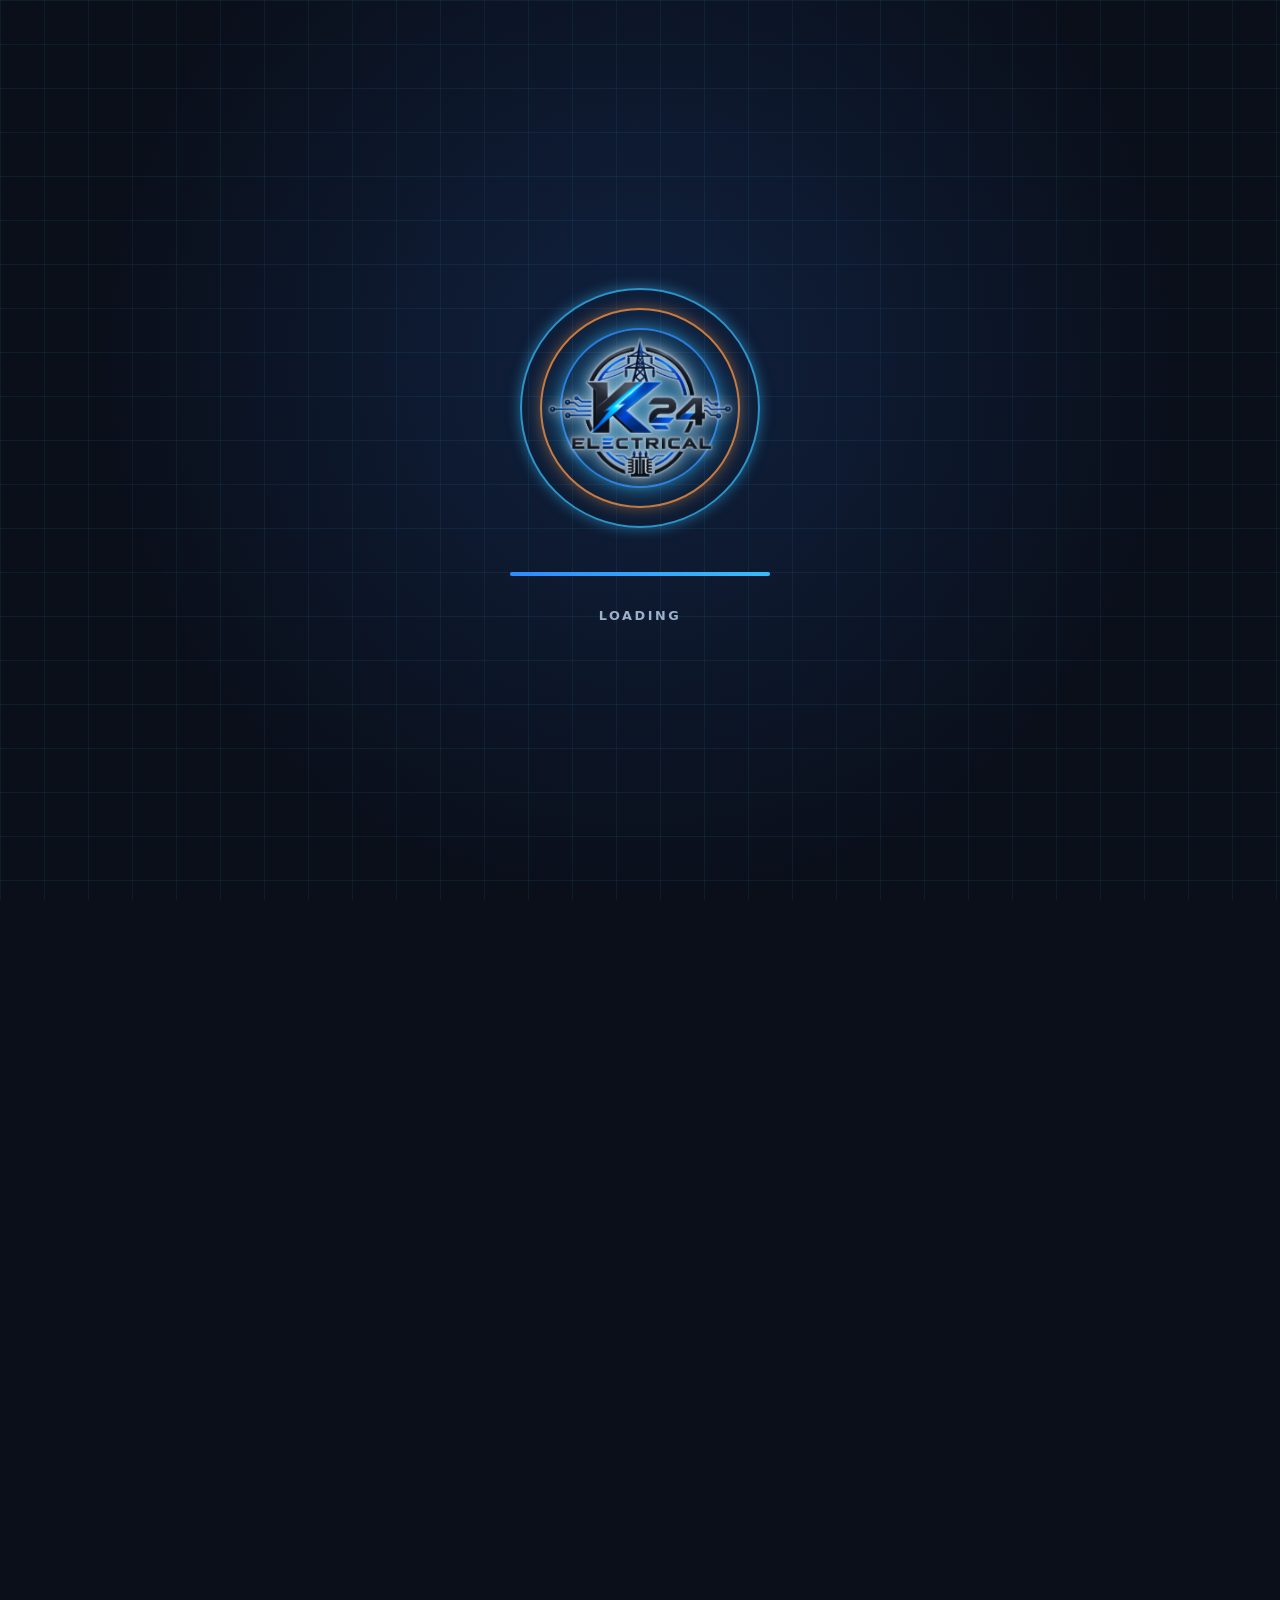
<file: index.html>
<!DOCTYPE html>
<html lang="en"><head><meta charset="UTF-8"><meta name="viewport" content="width=device-width, initial-scale=1">
<title>K_24 Electrical | Electrical Engineering from Zero to Advanced</title>
<meta name="description" content="Free electrical and electronics engineering learning platform: lessons, syllabus, calculators .">
<link rel="icon" href="images/logo.png"><link rel="stylesheet" href="css/style.css"><script src="js/loader.js"></script></head>
<body><div id="nav"></div>
<header class="hx">
<div class="txt"><div>
<h1>K_24 ELECTRICAL<br>From Electrical Fundamentals to <span>Industrial Engineering.</span></h1>
<p class="lead">Learn electrical engineering through simple explanations, visual lessons, worked examples, practical testing procedures, interactive calculators, and real-world engineering applications.</p>
<div class="btns"><a class="btn" href="lesson.html?id=charge-and-current">START LEARNING</a><a class="btn g" href="#paths">EXPLORE LEARNING PATHS</a></div>
</div></div>
<div class="art"><img src="images/hero-scene.jpg" alt="Substation with transformers, relay panels and current transformers" width="1536" height="1024" fetchpriority="high"></div>
<div class="chips3"><a href="learn.html">Learn<small>Real Concepts</small></a><a href="tools.html">Practice<small>With Examples</small></a><a href="learn.html#o-projects">Build<small>Your Future</small></a></div>
</header>
<main class="wide">
<h2 class="sech">WHO IT IS FOR</h2>
<div class="aud"><span>Beginners</span><span>ITI and diploma students</span><span>BE/BTech electrical students</span><span>Working technicians</span><span>Electrical engineers</span><span>Protection and commissioning engineers</span><span>Industrial automation learners</span><span>Electrical + AI learners</span></div>
<h2 class="sech" id="paths">LEARNING PATHS</h2>
<div class="cg" id="cg"><p class="m">Loading learning paths...</p></div>
<div class="pn">
<section class="box2 jbox"><h2>LEARNING JOURNEY</h2><p class="m">Your path from beginner to professional</p><div class="jr"><div class="js"><i>1</i><b>Zero</b>No prior knowledge</div><div class="js"><i>2</i><b>Basic</b>Build fundamentals</div><div class="js"><i>3</i><b>Intermediate</b>Gain practical skills</div><div class="js"><i>4</i><b>Engineering</b>Apply concepts</div><div class="js"><i>5</i><b>Advanced</b>Master technology</div><div class="js"><i>6</i><b>Professional</b>Be industry ready</div></div></section>
<section class="box2"><h2>TOOLS &amp; CALCULATORS</h2><p class="m">Quick tools for faster calculations</p><div class="tl"><a href="tools.html#t-ohm"><span>Ω</span>Ohm's law</a><a href="tools.html#t-power"><span>W</span>Power and energy</a><a href="tools.html#t-three"><span>3φ</span>Three-phase</a><a href="tools.html#t-xfmr"><span>N:1</span>Transformer</a><a href="tools.html#t-react"><span>X</span>Reactance</a><a href="tools.html#t-vdrop"><span>ΔV</span>Voltage drop</a></div></section>
<section class="box2"><h2>PROTECTION ENGINEERING</h2><p class="m">ANSI/IEEE device numbers. Lessons are being written.</p>
<div class="pr"><img src="images/relay-panel.jpg" alt="Generic numerical protection relay" loading="lazy" width="1536" height="1024"><div><ul><li><b>50/51</b><span>Overcurrent</span></li><li><b>50N/51N</b><span>Earth fault</span></li><li><b>67</b><span>Directional overcurrent</span></li><li><b>87T</b><span>Transformer differential</span></li><li><b>21</b><span>Distance</span></li><li><b>27/59</b><span>Under/over voltage</span></li><li><b>81</b><span>Under/over frequency</span></li></ul><p style="margin-top:10px"><a href="learn.html#i-protect">Explore protection topics &rarr;</a></p></div></div></section>
</div>
<section class="ps"><img src="images/power-strip.jpg" alt="Power system from generation to the city" loading="lazy" width="1536" height="1024"><div class="hd"><h2>MODERN POWER SYSTEMS</h2><p>Clean energy, smart grid, reliable power</p></div><div class="flow"><div><b>Generation</b>Renewable and conventional</div><div><b>Transmission</b>HV and EHV lines</div><div><b>Substation</b>Step-down and protection</div><div><b>Distribution</b>MV and LV networks</div><div><b>Load</b>Homes, industry, cities</div></div></section>
</main>
<footer><div class="wrap">K_24 Electrical. Educational content only; it does not replace professional design, standards or site safety procedures.</div></footer>
<script src="js/app.js"></script>
<script>
function el(t,c,x){var e=document.createElement(t);if(c)e.className=c;if(x!==undefined)e.textContent=x;return e}
fetch('data/syllabus.json').then(function(r){return r.json()}).then(function(d){
 var cg=document.getElementById('cg');cg.textContent='';
 d.paths.forEach(function(p){
  var s=k24Stat(p),a=el('a','cc');a.href='learn.html#'+p.id;
  var im=el('img');im.src=p.img;im.alt='';im.loading='lazy';im.width=1024;im.height=1024;a.appendChild(im);
  var b=el('div','bd'),r=el('div','row');r.appendChild(el('b','','PATH '+p.n));r.appendChild(el('span','st '+s.cl,s.st));b.appendChild(r);
  b.appendChild(el('h3','',p.title));b.appendChild(el('p','',p.desc));
  b.appendChild(el('p','',p.level+'. Prerequisites: '+p.prereq));
  var u=el('ul');p.outcomes.forEach(function(x){u.appendChild(el('li','',x))});b.appendChild(u);
  b.appendChild(el('div','ft',s.pub?s.pub+' of '+s.n+' lessons published':'No lessons published yet'));
  a.appendChild(b);cg.appendChild(a)});
}).catch(function(){document.getElementById('cg').textContent='Could not load the learning paths. Refresh and try again.'});
</script></body></html>
</file>
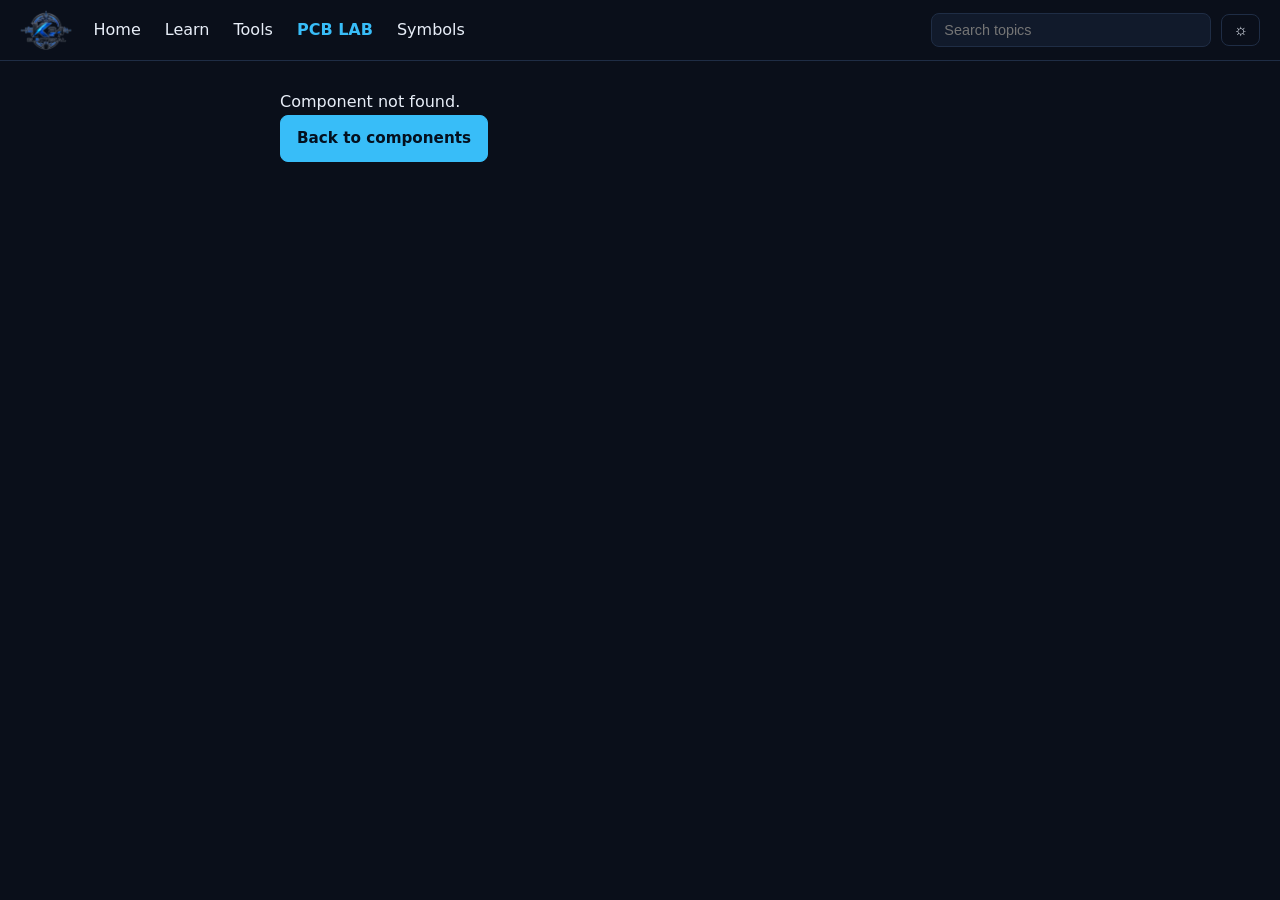
<file: component.html>
<!DOCTYPE html>
<html lang="en"><head><meta charset="UTF-8"><meta name="viewport" content="width=device-width, initial-scale=1">
<title>Component lesson | K_24 Electrical</title><link rel="icon" href="images/logo.png"><link rel="stylesheet" href="css/style.css"><link rel="stylesheet" href="css/pcb.css"></head>
<body><div id="nav"></div>
<main id="cd" class="page lesson"><p>Loading lesson...</p></main>
<script src="js/app.js"></script><script src="js/component.js"></script></body></html>
</file>
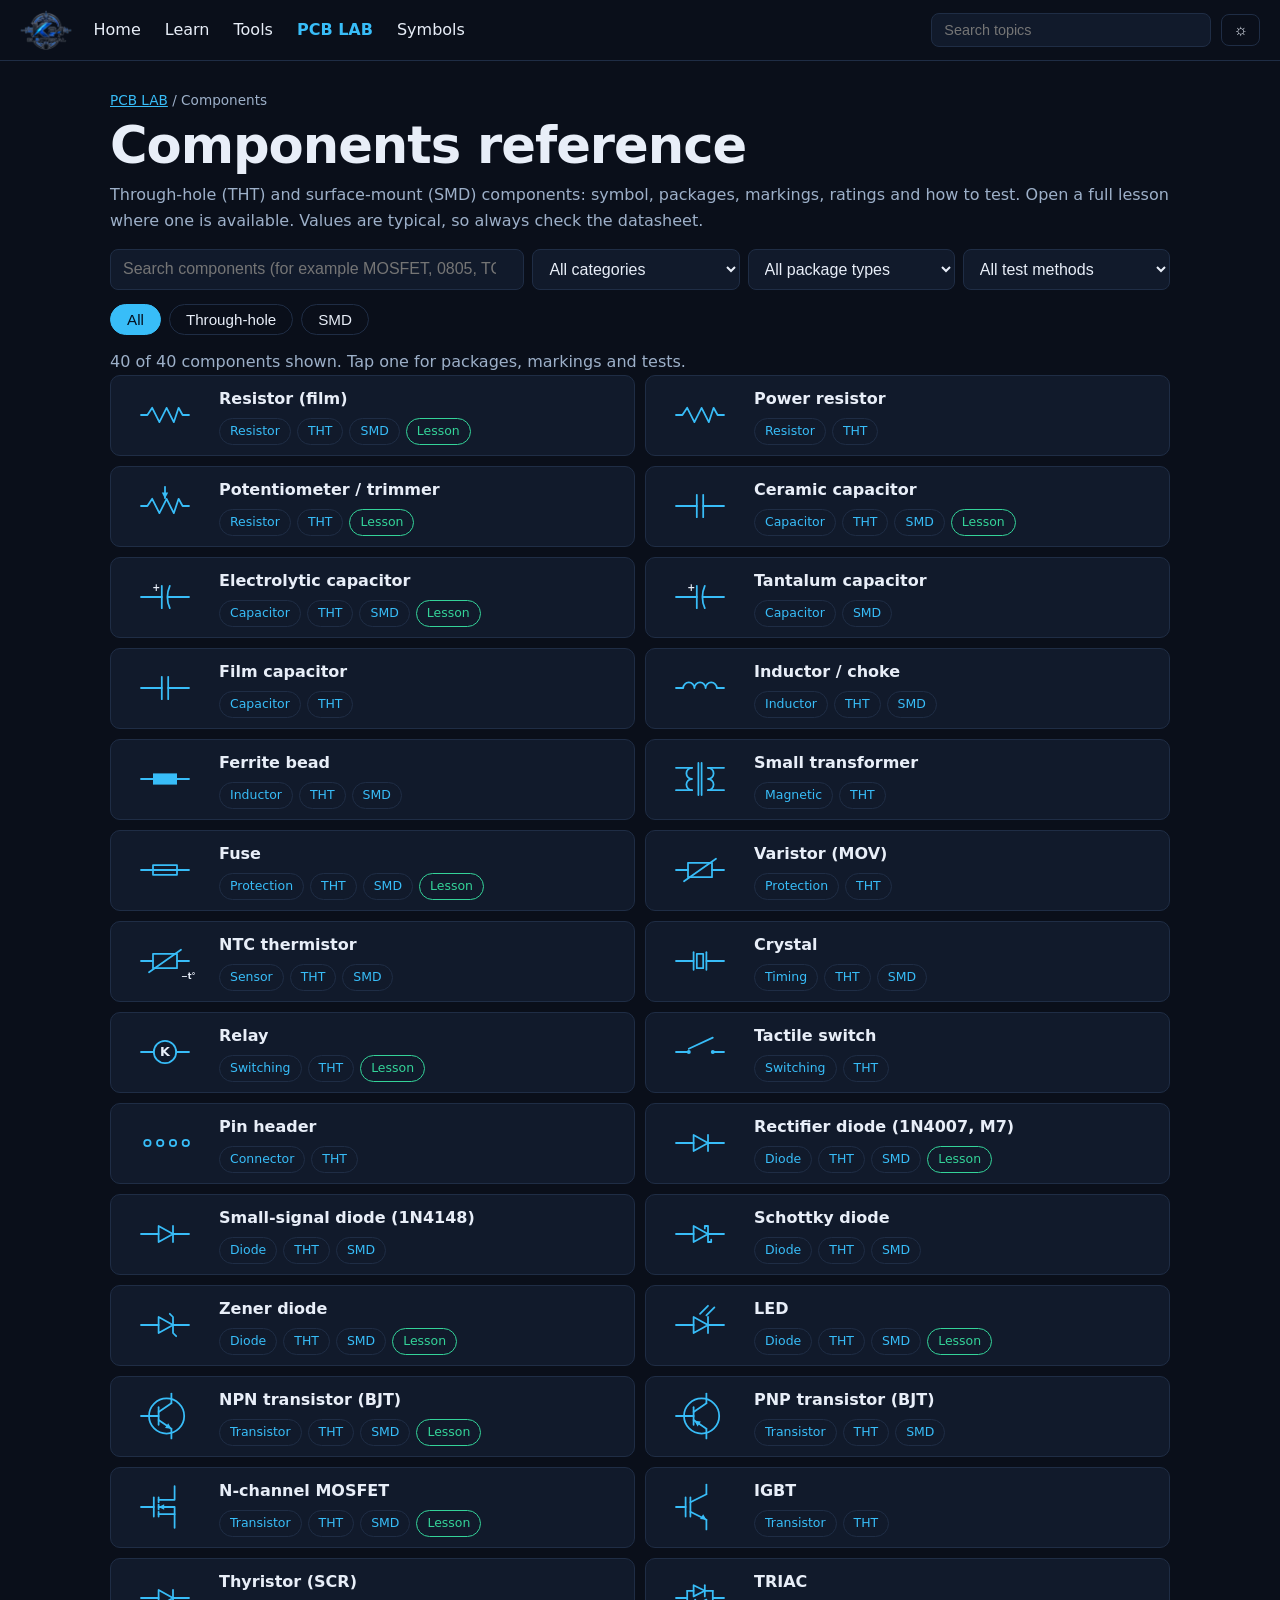
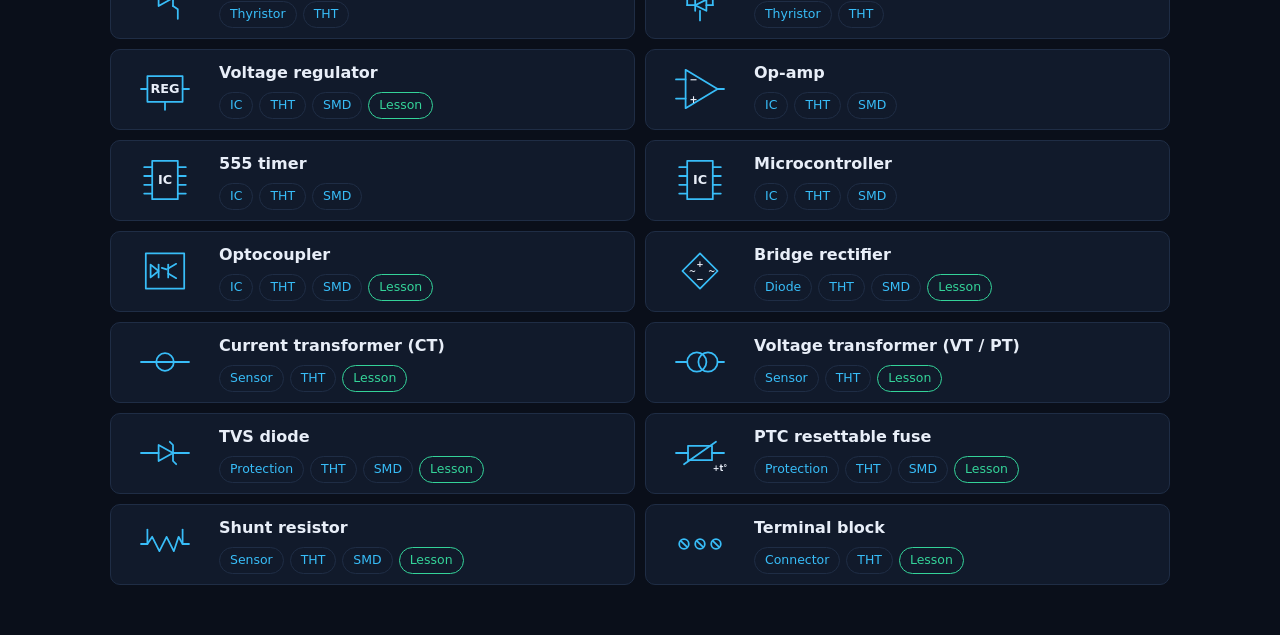
<file: components.html>
<!DOCTYPE html>
<html lang="en"><head><meta charset="UTF-8"><meta name="viewport" content="width=device-width, initial-scale=1">
<title>Components Reference | K_24 Electrical</title><meta name="description" content="Through-hole and SMD electronic and electrical components: symbols, packages, markings and test methods."><link rel="icon" href="images/logo.png"><link rel="stylesheet" href="css/style.css"><link rel="stylesheet" href="css/pcb.css"></head>
<body><div id="nav"></div>
<main class="wrap page"><p class="crumbs"><a href="pcb-lab.html">PCB LAB</a> / Components</p><h1>Components reference</h1>
<p class="m" style="margin:8px 0 14px">Through-hole (THT) and surface-mount (SMD) components: symbol, packages, markings, ratings and how to test. Open a full lesson where one is available. Values are typical, so always check the datasheet.</p>
<div class="cf"><input id="cq" type="search" placeholder="Search components (for example MOSFET, 0805, TO-220)" aria-label="Search components"><select id="cc" aria-label="Category"></select><select id="cp" aria-label="Package type"></select><select id="cm" aria-label="Testing method"></select></div>
<div class="chips" id="ct"></div>
<p class="m" id="cn"></p>
<div class="cgrid" id="cl"></div></main>
<script src="js/app.js"></script><script src="js/components.js"></script></body></html>
</file>
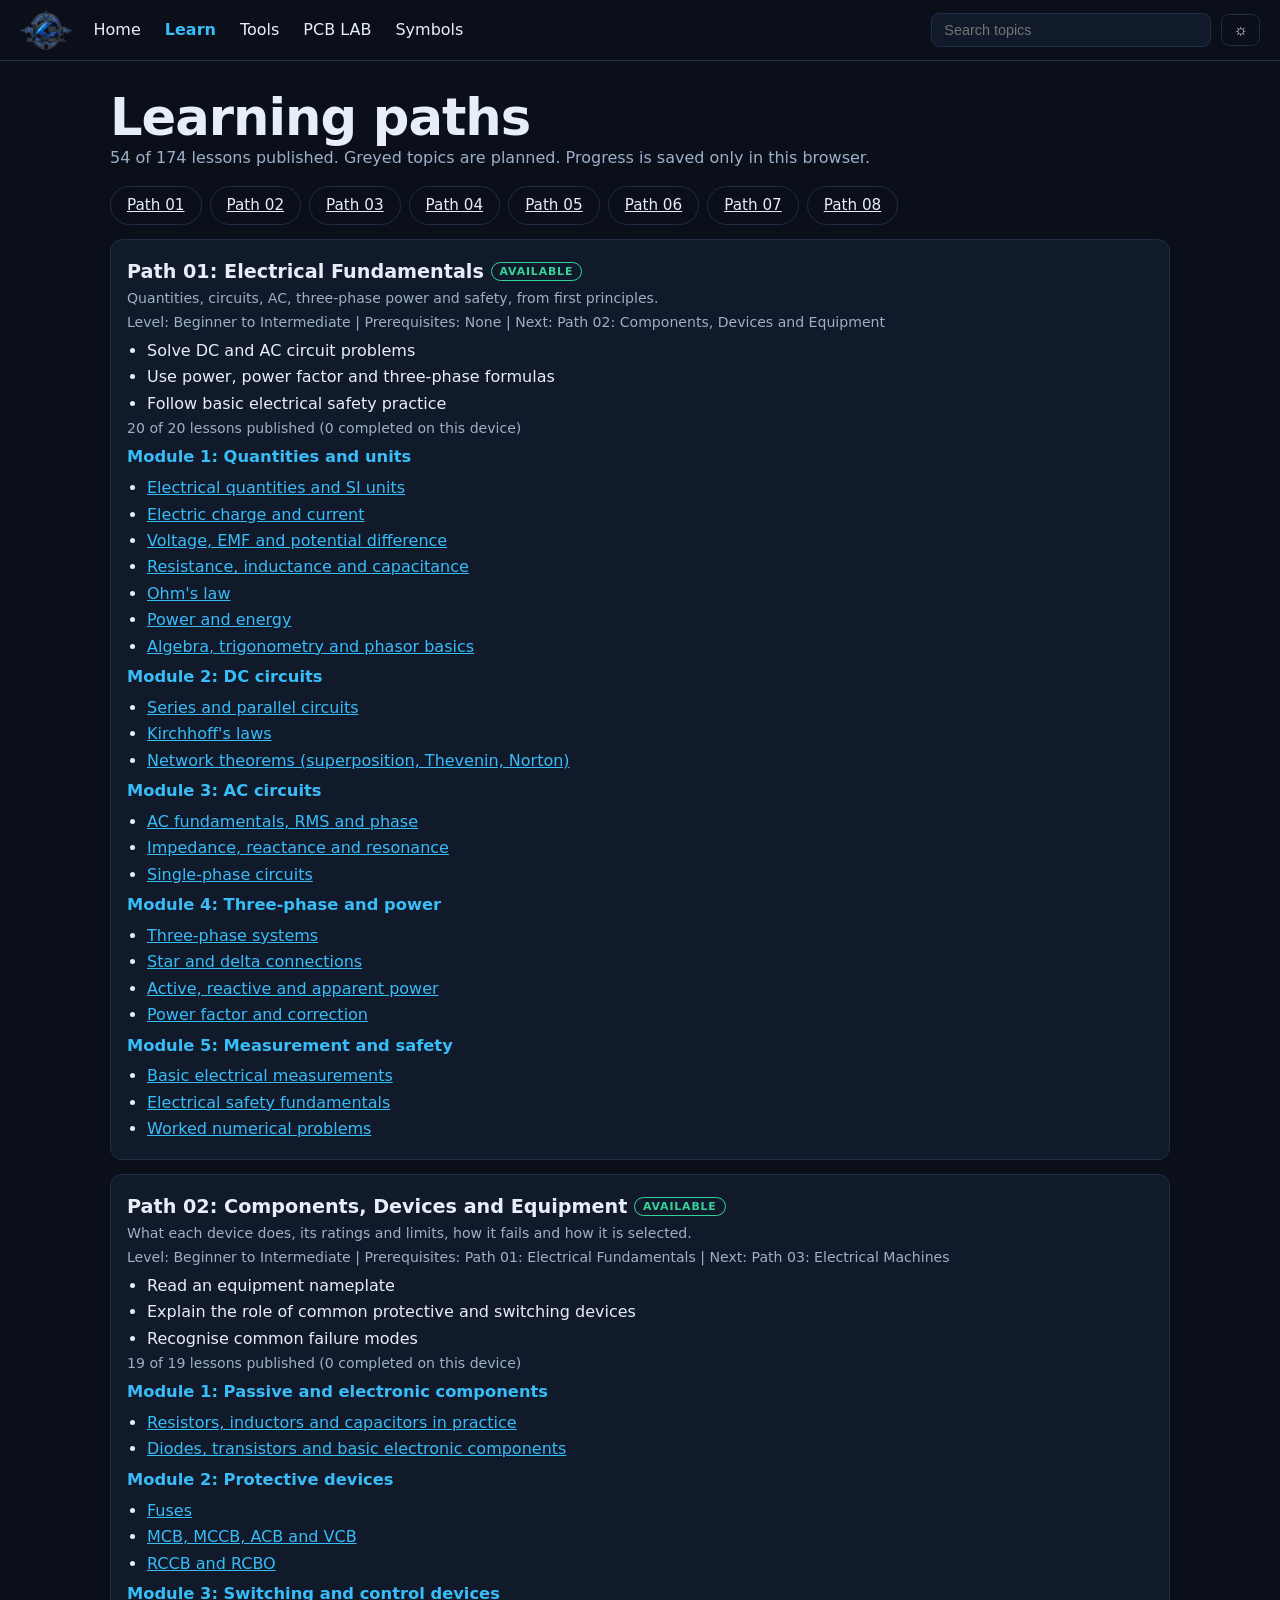
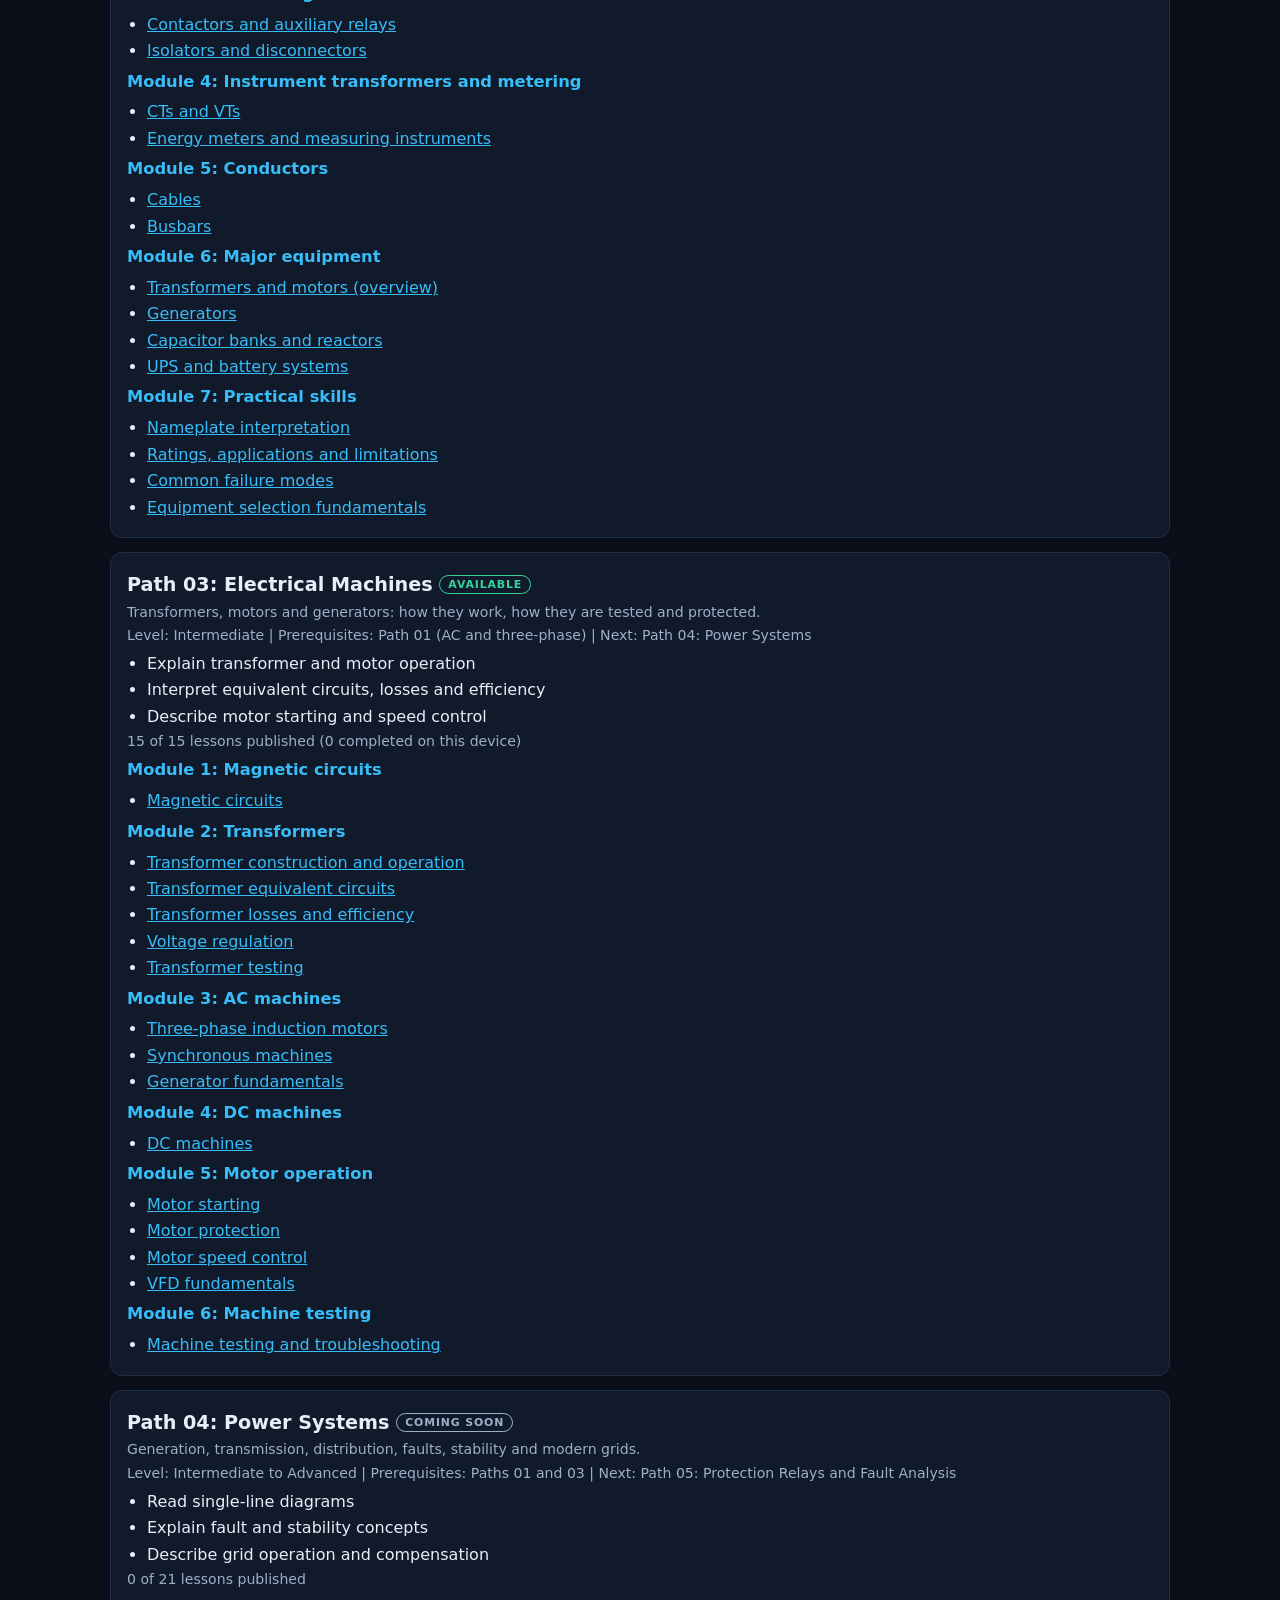
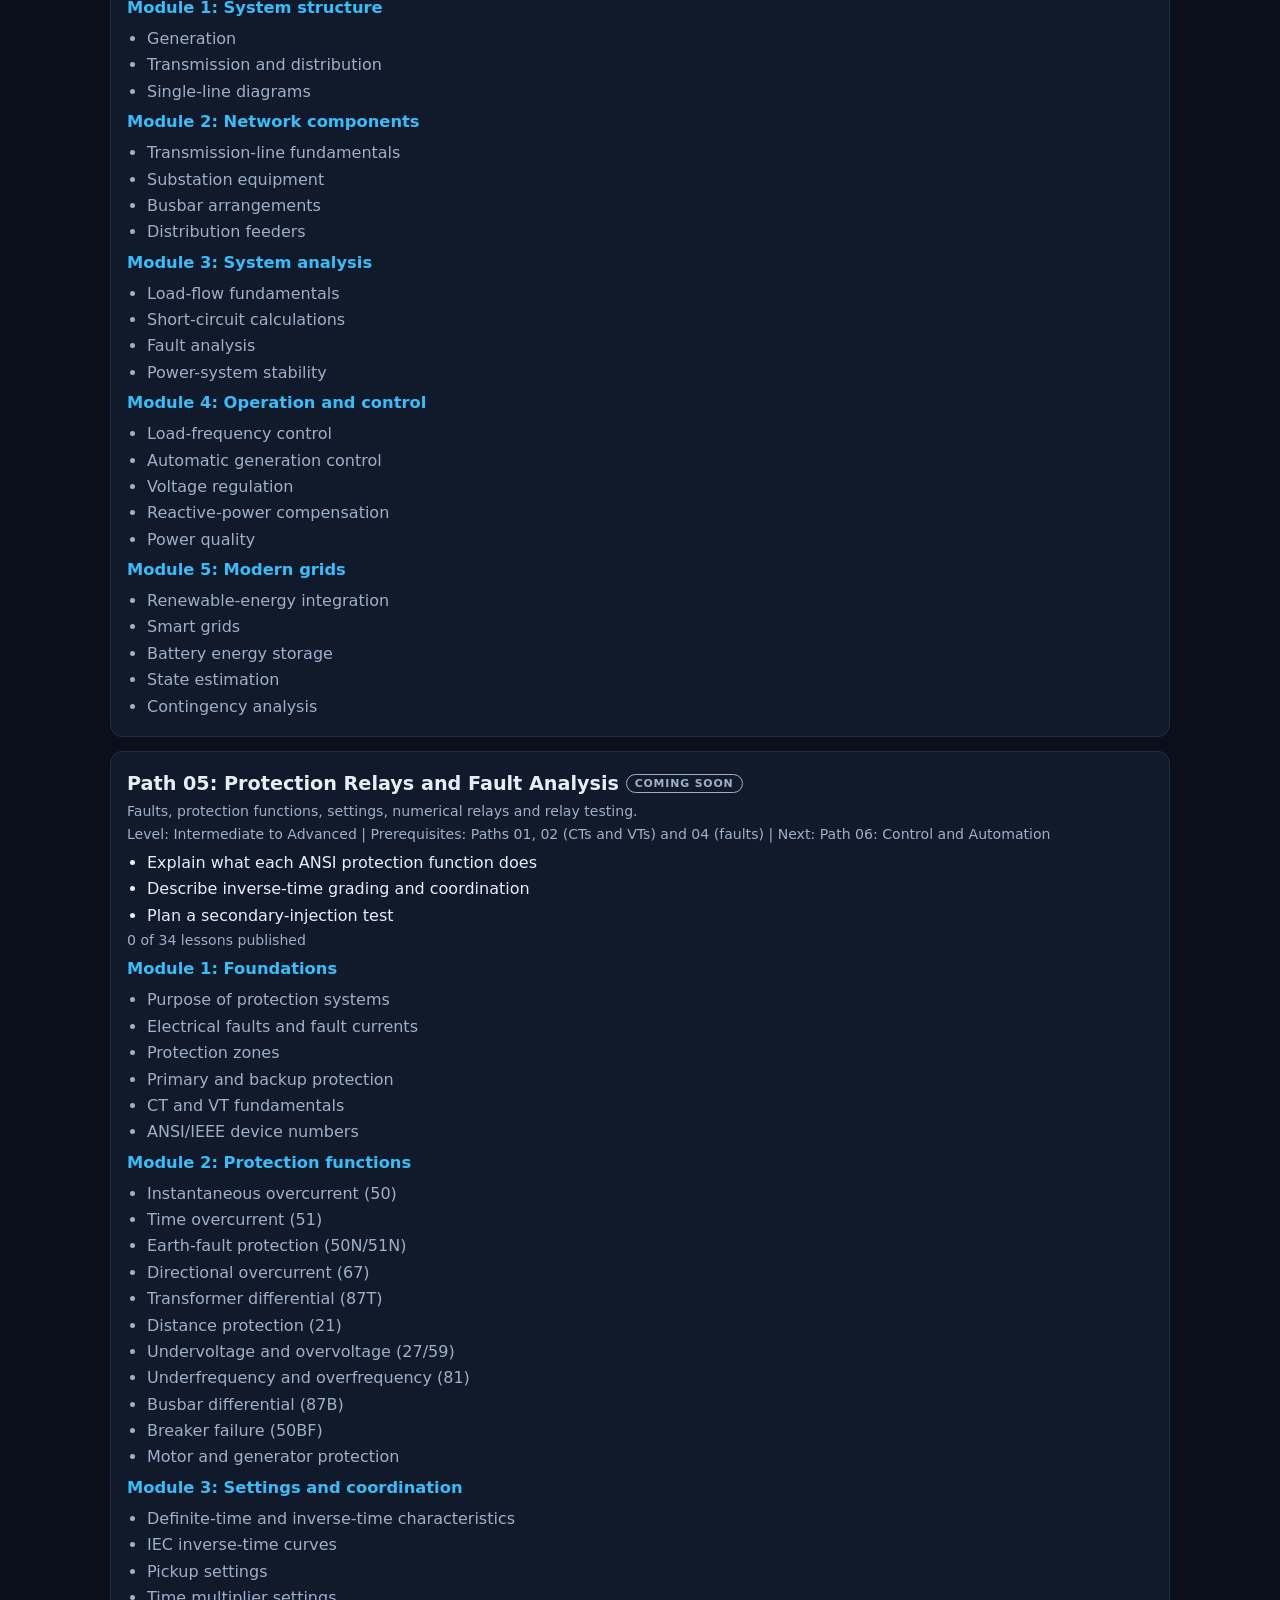
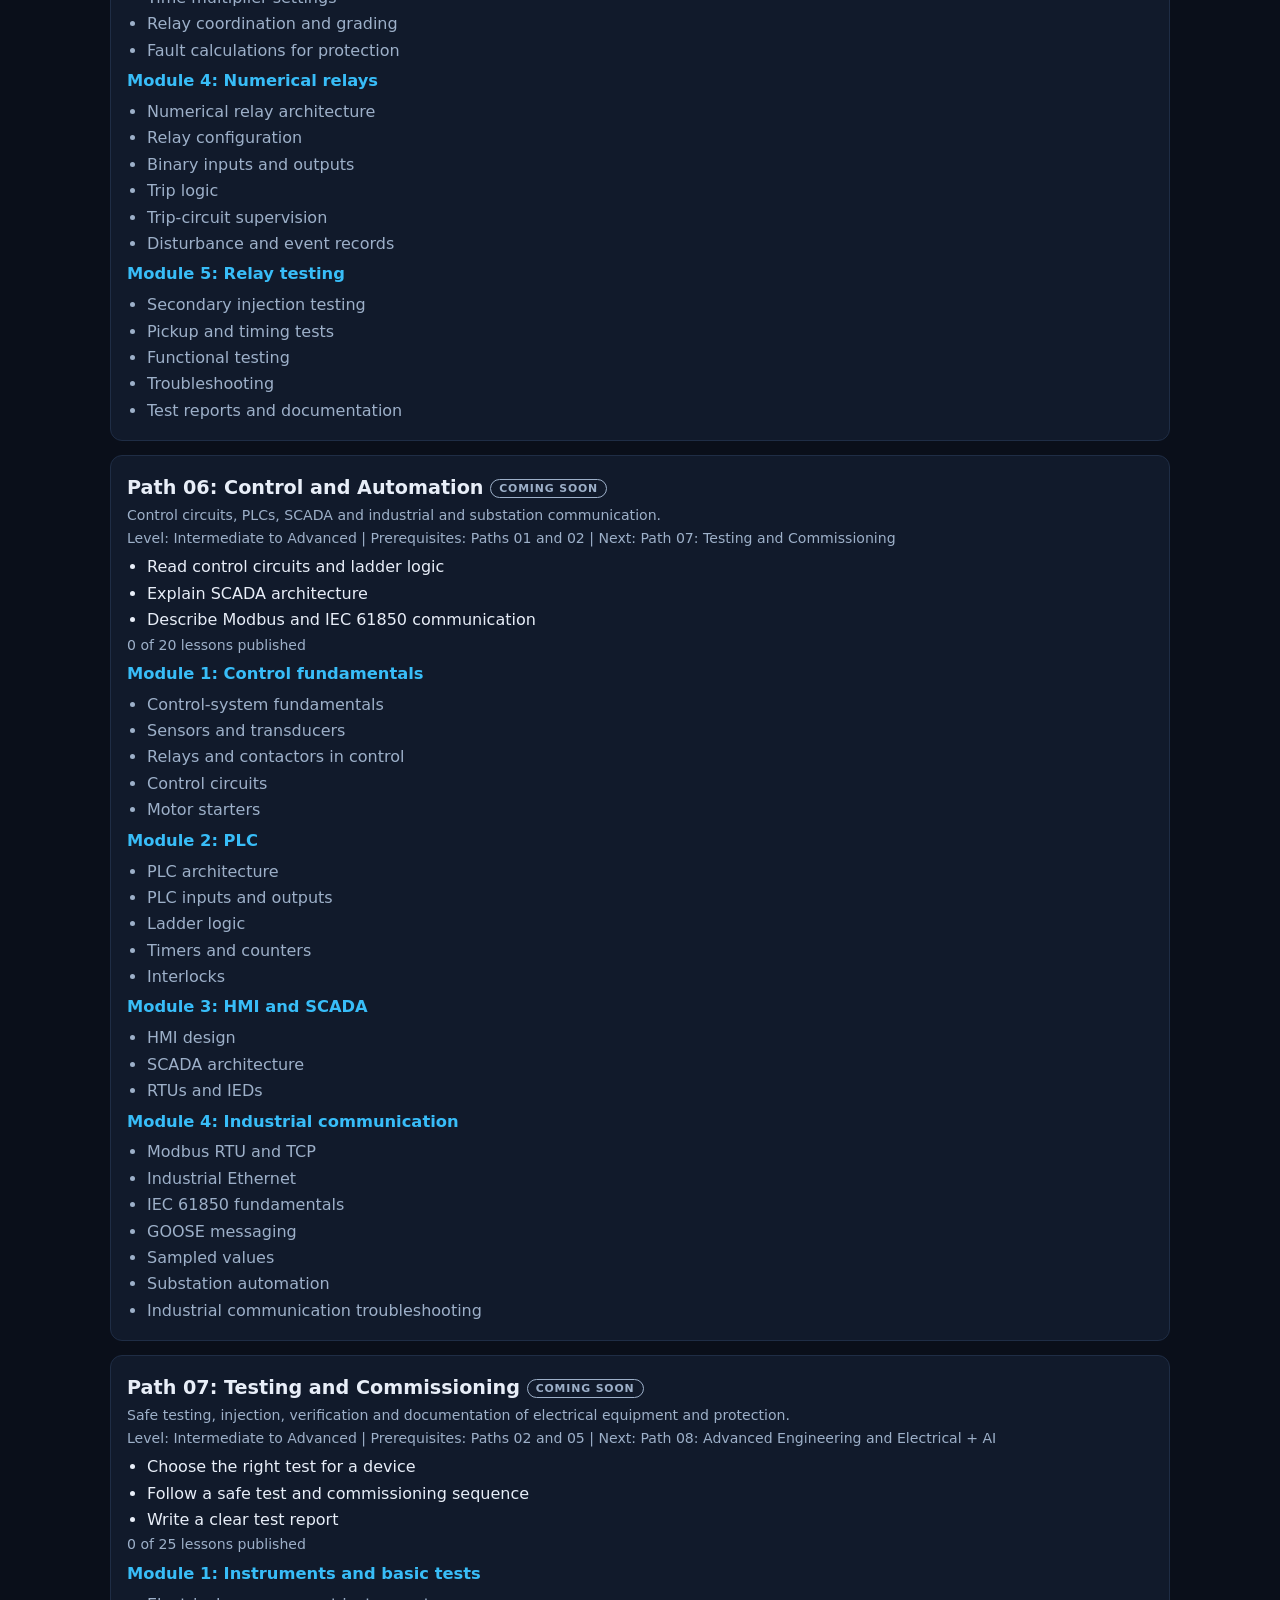
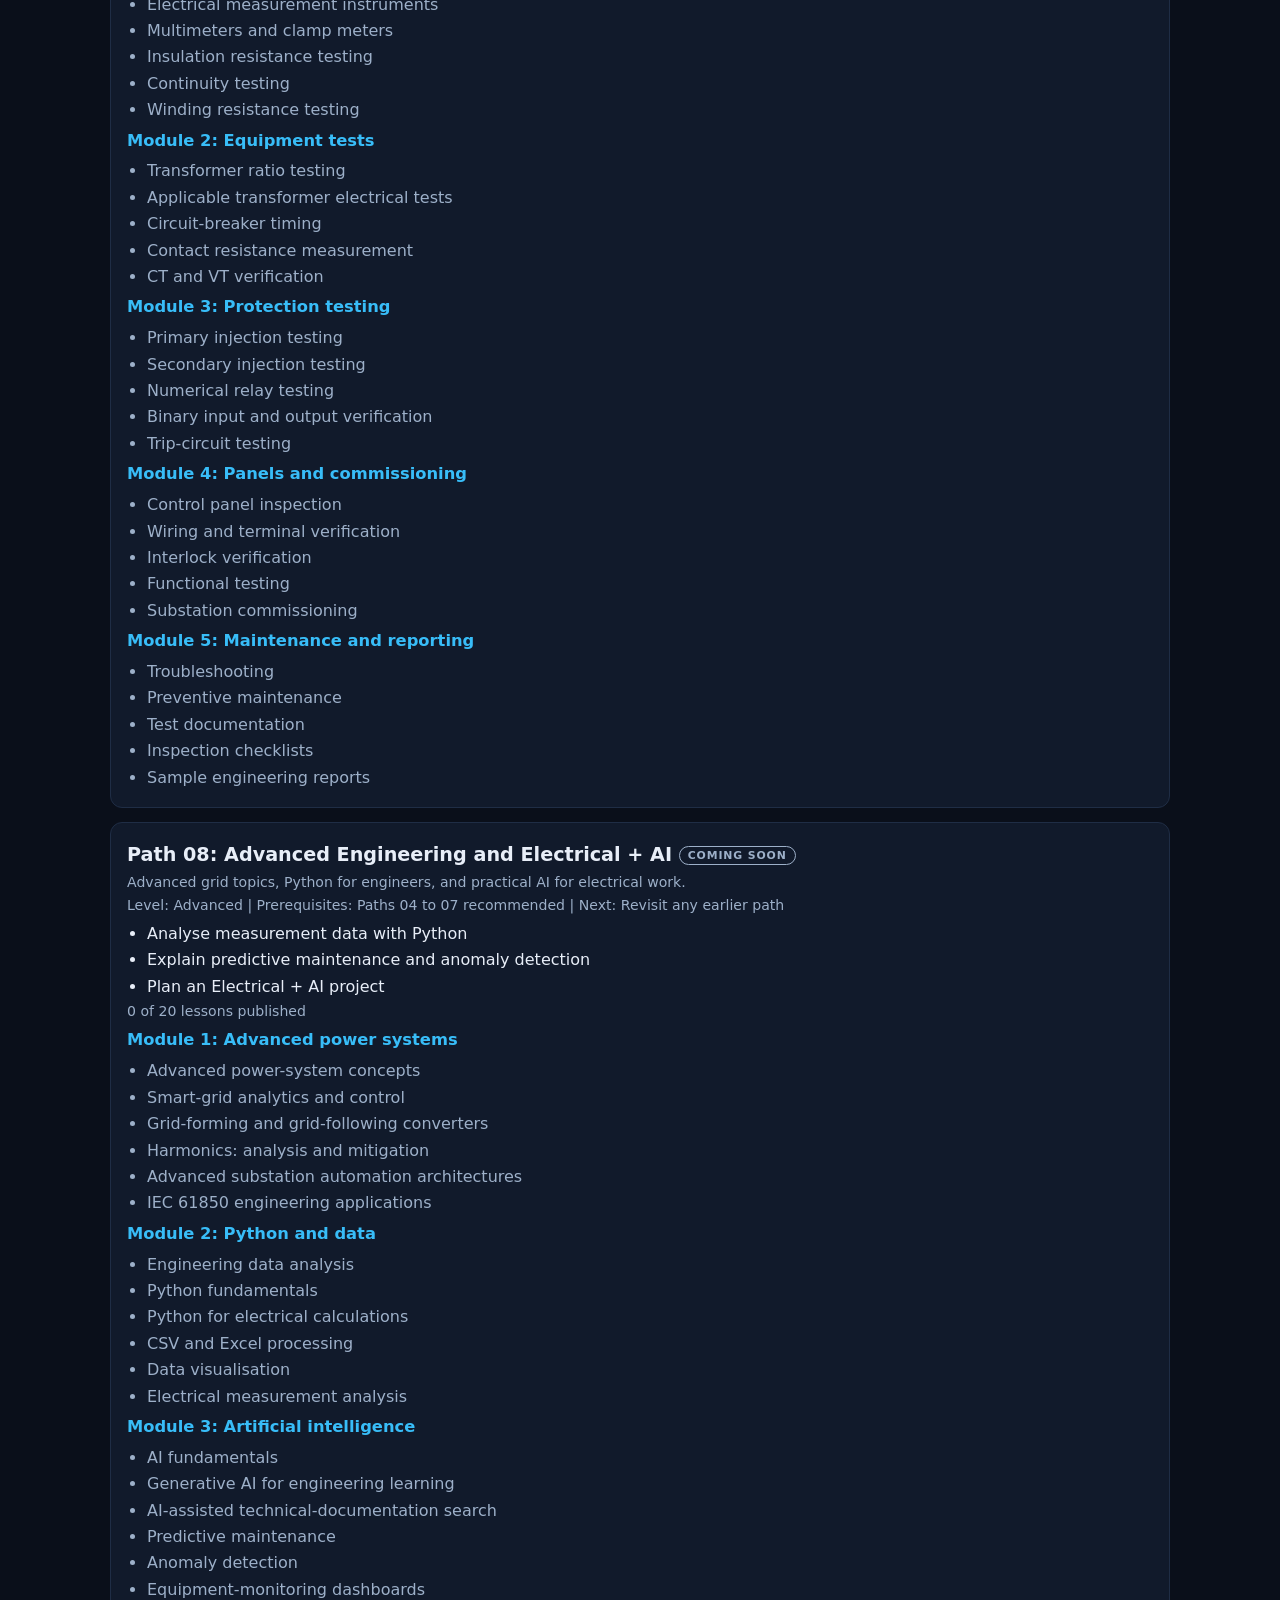
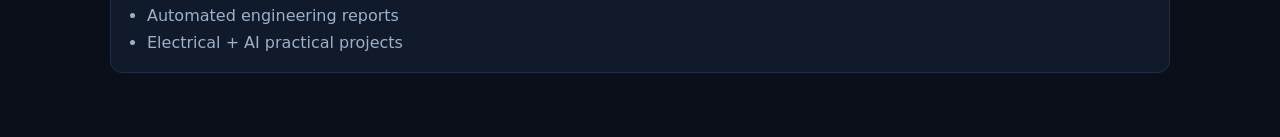
<file: learn.html>
<!DOCTYPE html>
<html lang="en"><head><meta charset="UTF-8"><meta name="viewport" content="width=device-width, initial-scale=1">
<title>Learning Paths | K_24 Electrical</title><link rel="icon" href="images/logo.png"><link rel="stylesheet" href="css/style.css"></head>
<body><div id="nav"></div>
<main class="wrap page"><h1>Learning paths</h1>
<p class="m" id="stat">Loading learning paths...</p>
<div class="chips" id="jump"></div>
<div id="list"></div></main>
<script src="js/app.js"></script>
<script>
function el(t,c,x){var e=document.createElement(t);if(c)e.className=c;if(x!==undefined)e.textContent=x;return e}
var done=[];try{done=JSON.parse(localStorage.getItem('k24-done')||'[]')}catch(e){}
fetch('data/syllabus.json').then(function(r){return r.json()}).then(function(d){
 var L=document.getElementById('list'),J=document.getElementById('jump'),tp=0,tn=0;
 d.paths.forEach(function(p){
  var s=k24Stat(p);tp+=s.pub;tn+=s.n;
  var j=el('a','chip','Path '+p.n);j.href='#'+p.id;J.appendChild(j);
  var c=el('section','card');c.id=p.id;
  var h=el('h2','','Path '+p.n+': '+p.title+' ');h.appendChild(el('span','st '+s.cl,s.st));c.appendChild(h);
  c.appendChild(el('p','m',p.desc));
  c.appendChild(el('p','note','Level: '+p.level+'  |  Prerequisites: '+p.prereq+'  |  Next: '+p.next));
  var o=el('ul');p.outcomes.forEach(function(x){o.appendChild(el('li','',x))});c.appendChild(o);
  c.appendChild(el('p','note',s.pub+' of '+s.n+' lessons published'+(s.pub?' ('+p.modules.reduce(function(a,m){return a+m.topics.filter(function(t){return t.id&&done.indexOf(t.id)>-1}).length},0)+' completed on this device)':'')));
  p.modules.forEach(function(m,mi){
   c.appendChild(el('h3','mod','Module '+(mi+1)+': '+m.title));
   var u=el('ul');
   m.topics.forEach(function(t){var li=el('li');
    if(t.id){var a=el('a','',t.t+(done.indexOf(t.id)>-1?' \u2713':''));a.href='lesson.html?id='+t.id;li.appendChild(a)}
    else{li.textContent=t.t;li.className='plan';li.title='Lesson planned'}
    u.appendChild(li)});
   c.appendChild(u)});
  L.appendChild(c)});
 document.getElementById('stat').textContent=tp+' of '+tn+' lessons published. Greyed topics are planned. Progress is saved only in this browser.';
 if(location.hash){var e=document.querySelector(location.hash);if(e)e.scrollIntoView()}
}).catch(function(){document.getElementById('stat').textContent='Could not load the learning paths. Refresh and try again.'});
</script></body></html>
</file>
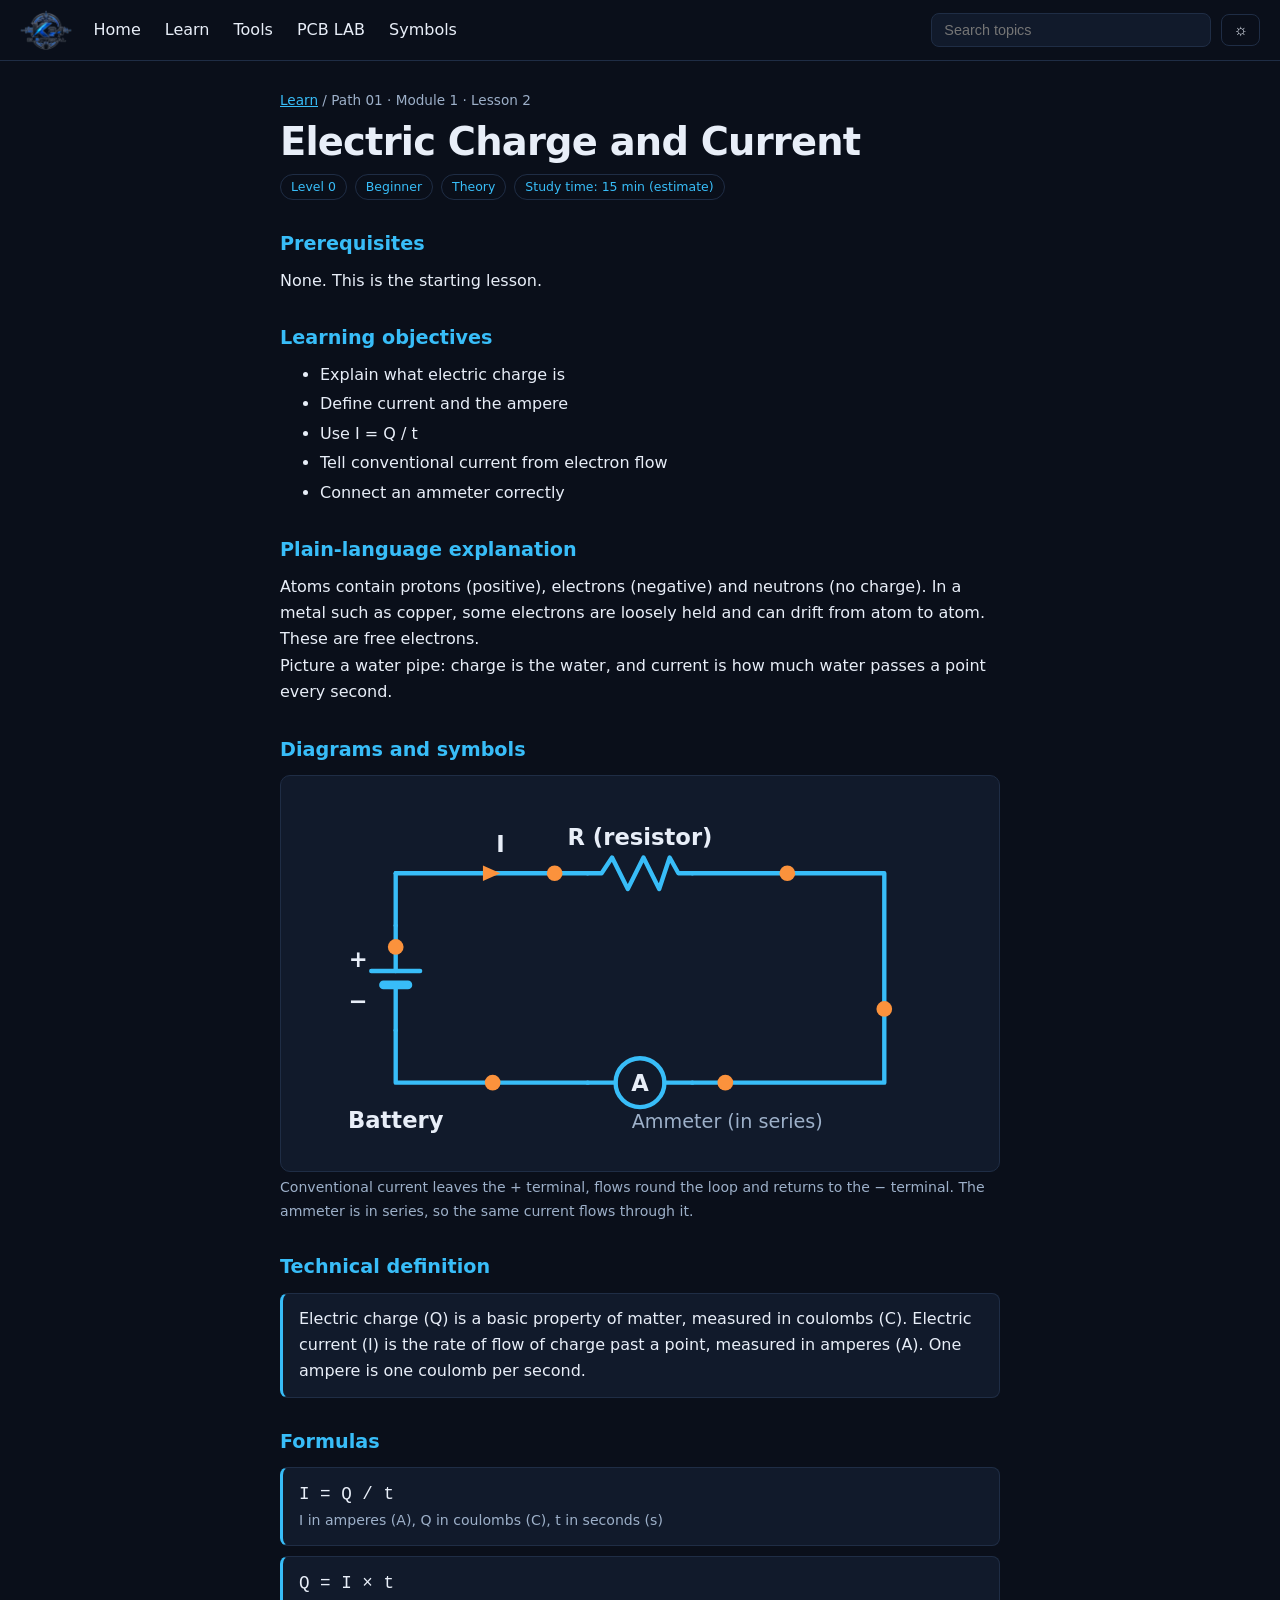
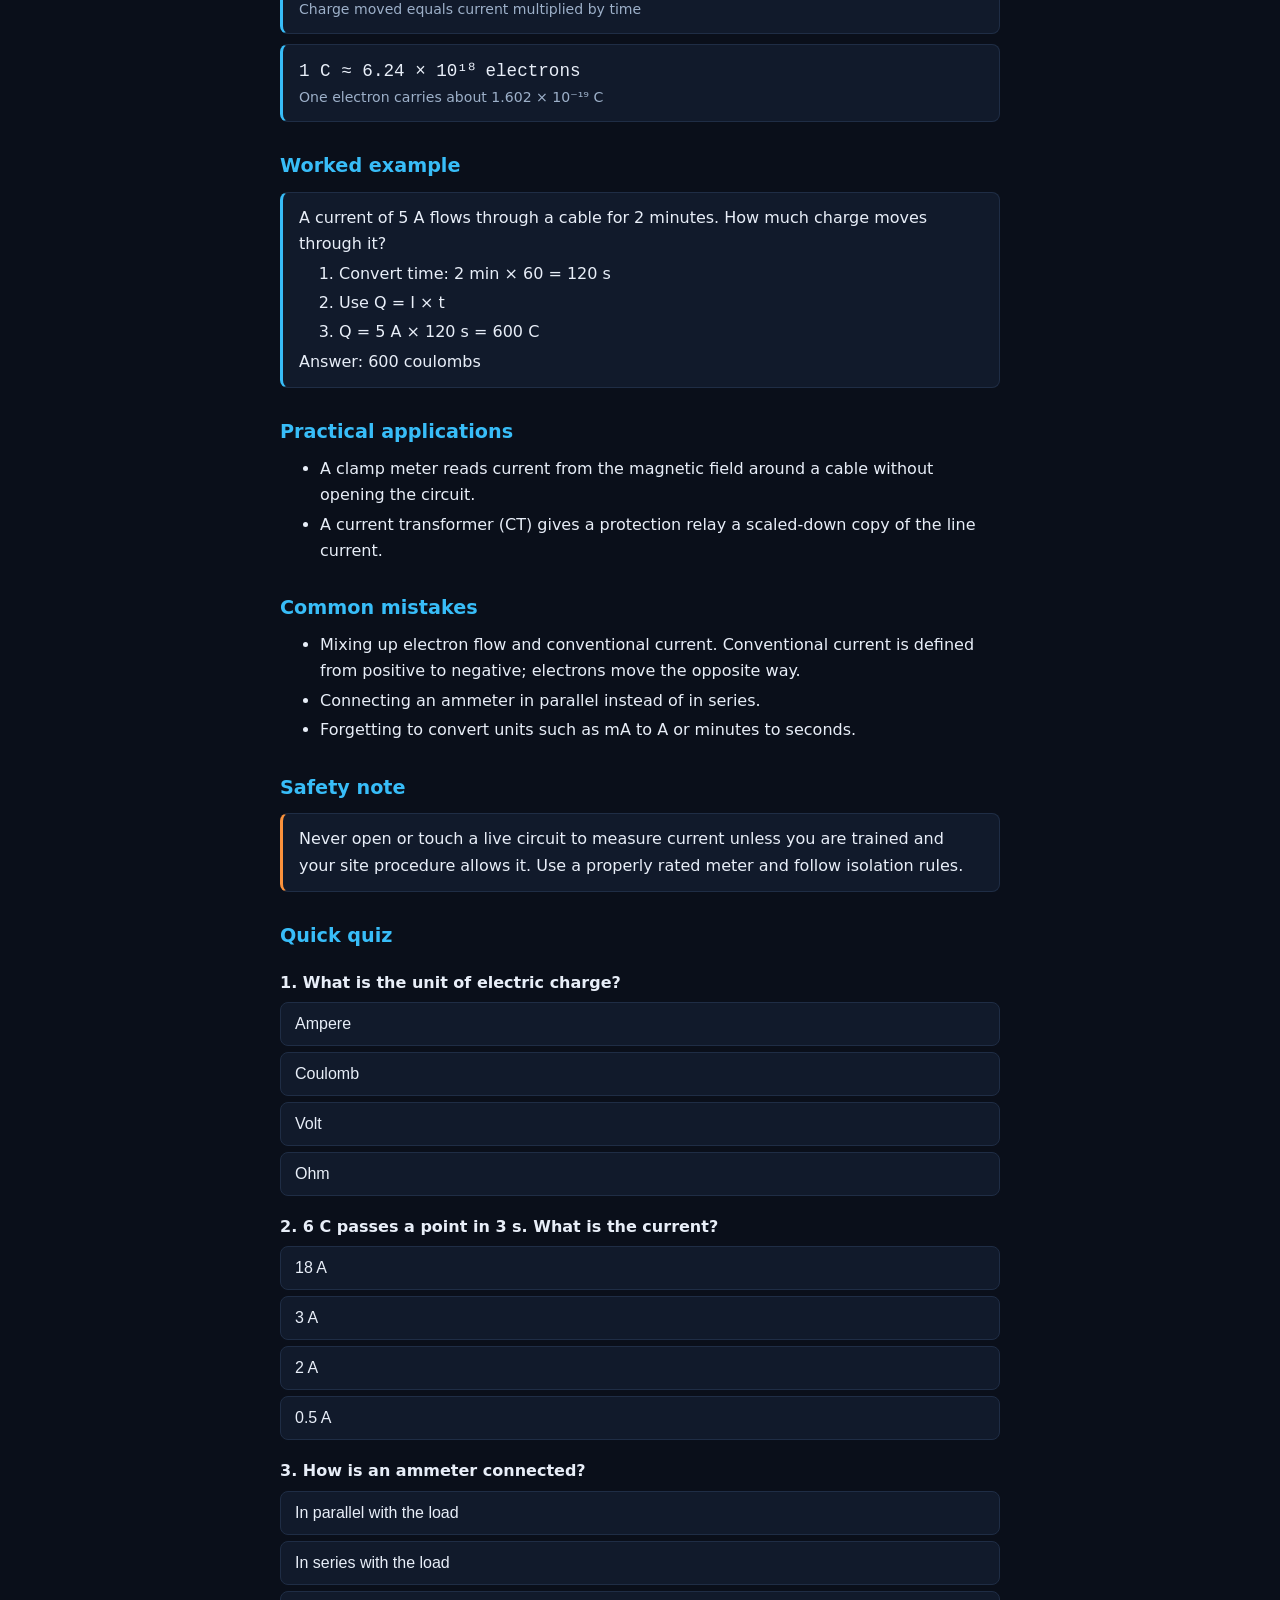
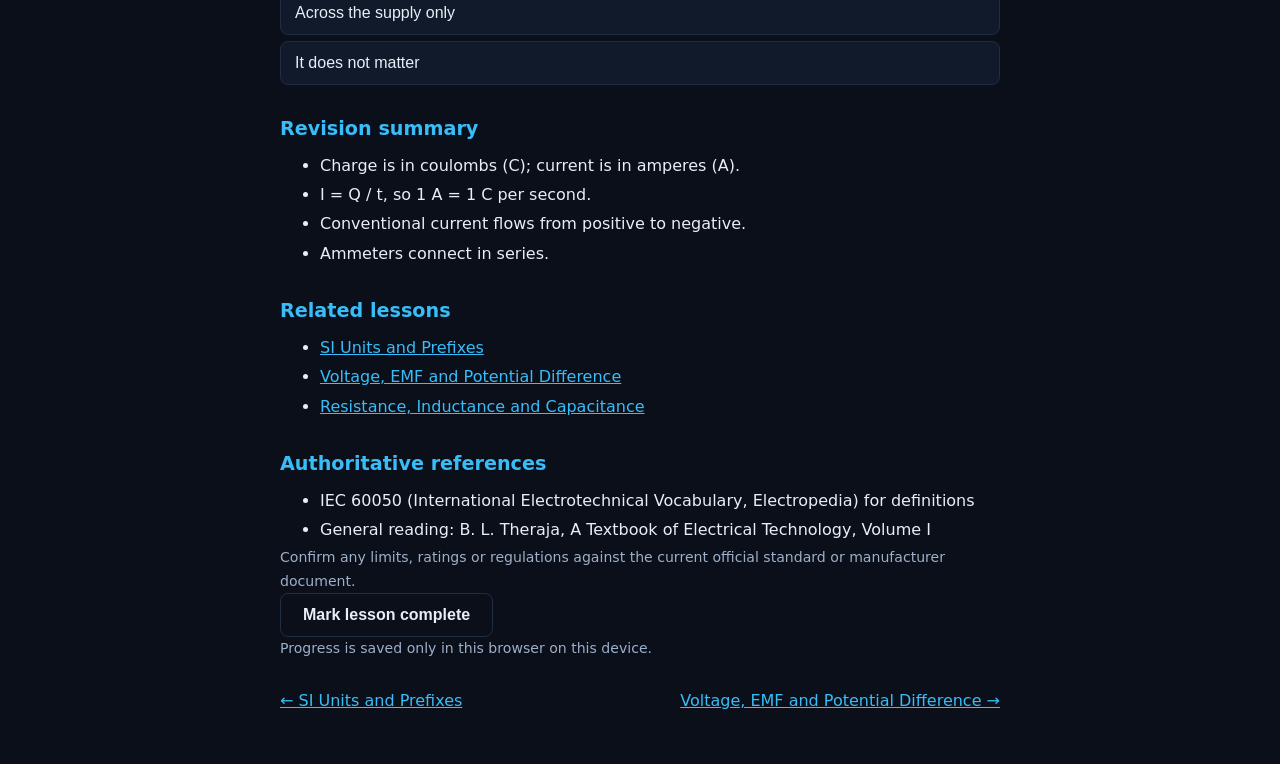
<file: lesson.html>
<!DOCTYPE html>
<html lang="en"><head><meta charset="UTF-8"><meta name="viewport" content="width=device-width, initial-scale=1">
<title>Lesson | K_24 Electrical</title><link rel="icon" href="images/logo.png"><link rel="stylesheet" href="css/style.css"></head>
<body><div id="nav"></div>
<main id="lesson" class="page lesson"><p>Loading lesson...</p></main>
<script src="js/app.js"></script><script src="js/lesson.js"></script></body></html>
</file>
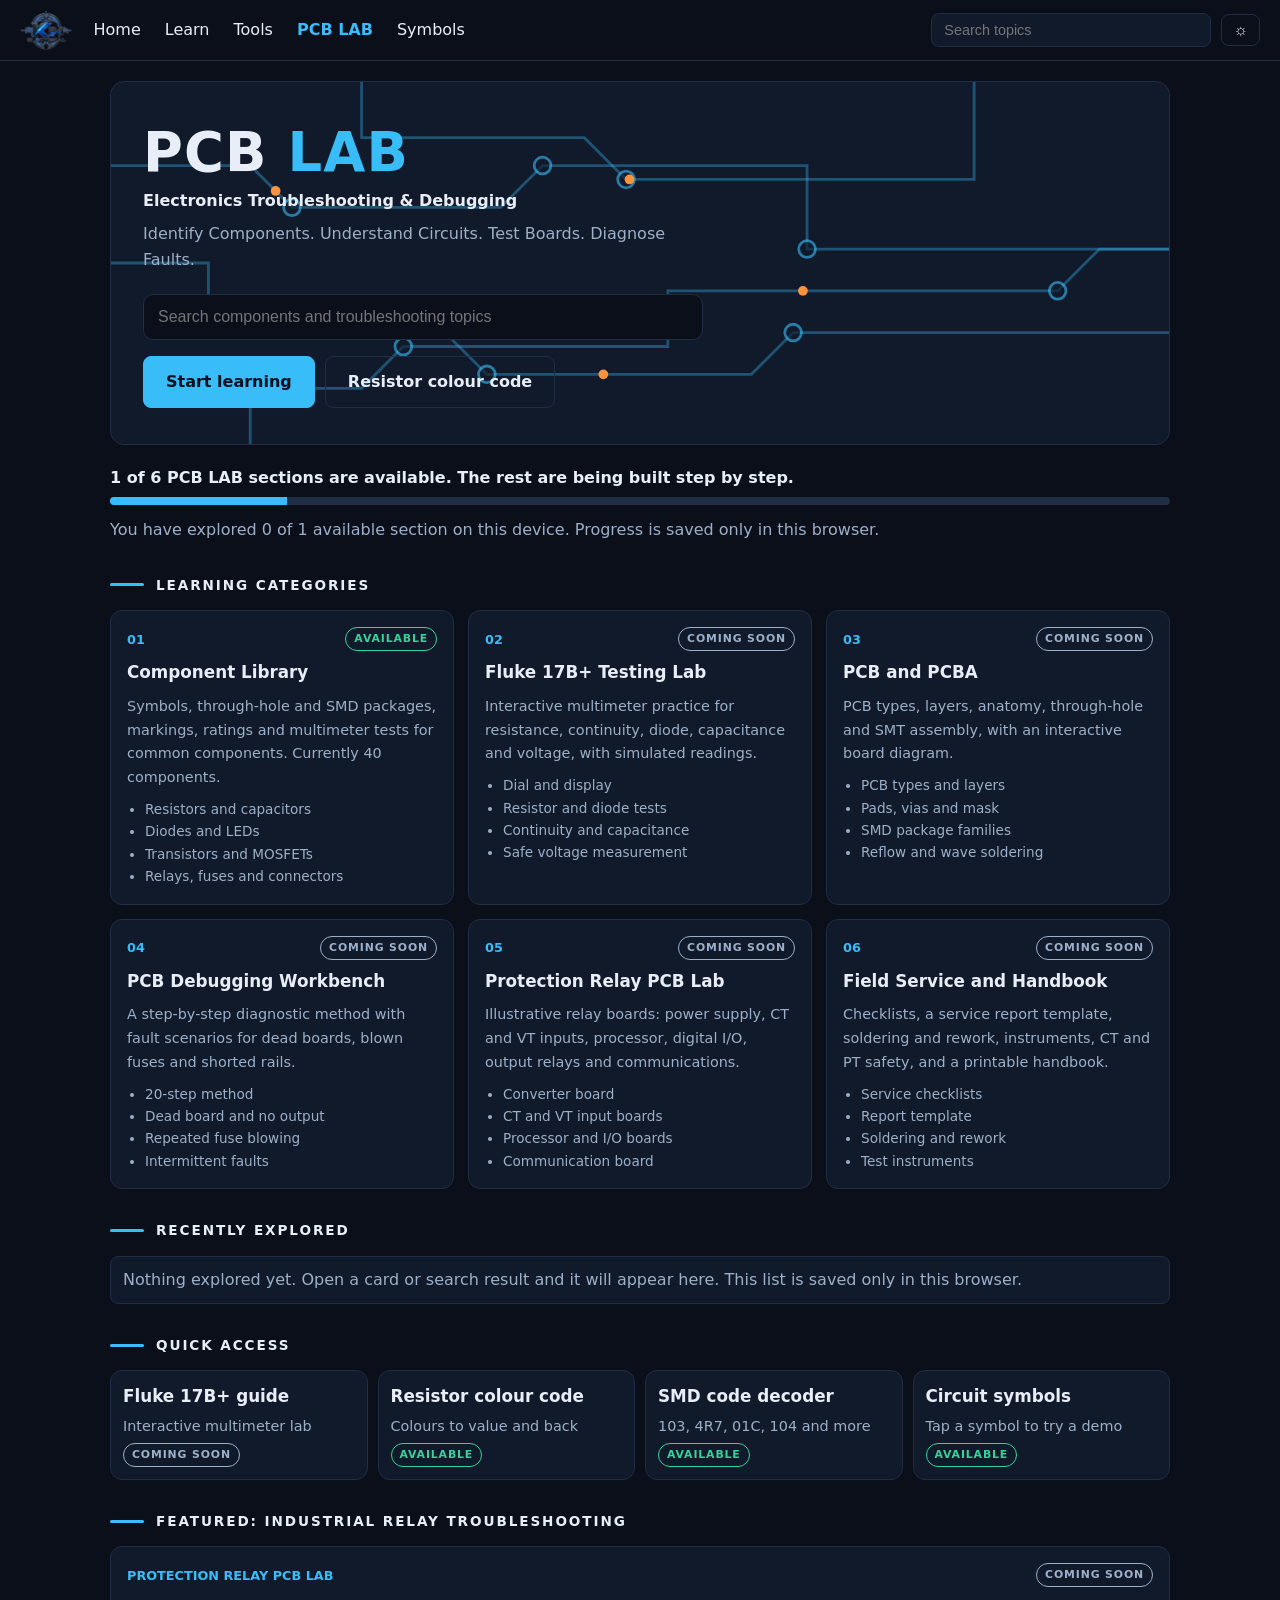
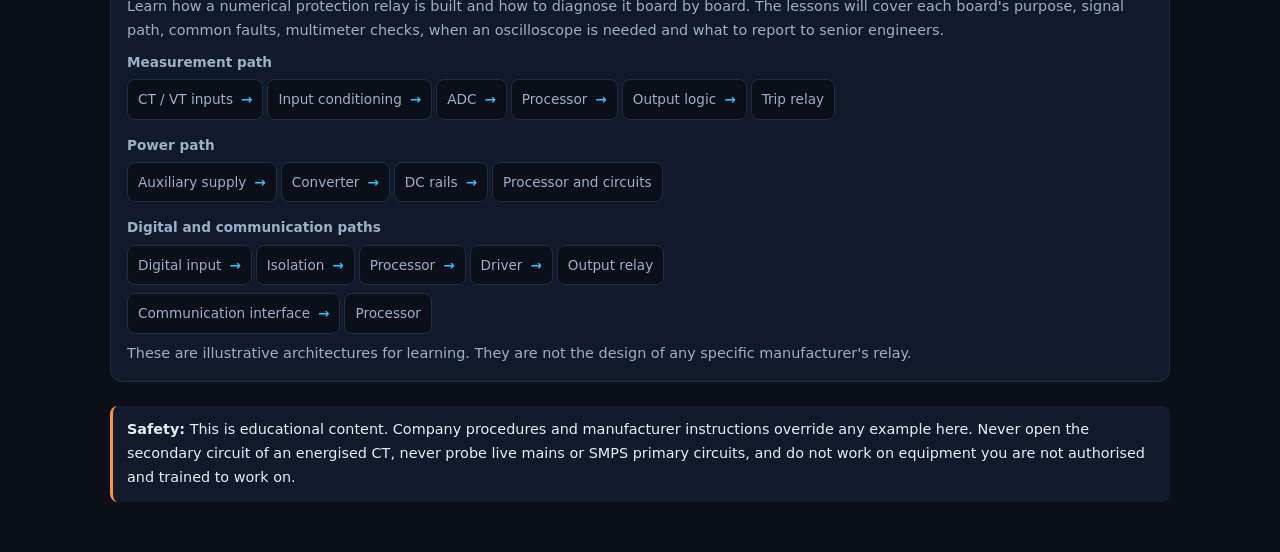
<file: pcb-lab.html>
<!DOCTYPE html>
<html lang="en"><head><meta charset="UTF-8"><meta name="viewport" content="width=device-width, initial-scale=1">
<title>PCB LAB: Electronics Troubleshooting and Debugging | K_24 Electrical</title>
<meta name="description" content="Identify components, understand circuits, test boards and diagnose faults. PCB LAB is the electronics troubleshooting and PCB debugging section of K_24 Electrical.">
<link rel="icon" href="images/logo.png"><link rel="stylesheet" href="css/style.css"><link rel="stylesheet" href="css/pcb.css"></head>
<body><div id="nav"></div>
<main class="pl">
<header class="pl-hero">
<svg class="pl-art" viewBox="0 0 800 260" preserveAspectRatio="xMidYMid slice" aria-hidden="true">
<path class="tr" d="M0,60 H120 L150,90 H300 L330,60 H520 V120 H800"/><path class="tr" d="M0,130 H90 V180 H260 L290,210 H480 L510,180 H800"/><path class="tr" d="M200,0 V40 H360 L390,70 H640 V0"/><path class="tr" d="M120,260 V220 H200 L230,190 H420 V150 H700 L730,120 H800"/>
<circle class="pd" cx="150" cy="90" r="6"/><circle class="pd" cx="330" cy="60" r="6"/><circle class="pd" cx="520" cy="120" r="6"/><circle class="pd" cx="290" cy="210" r="6"/><circle class="pd" cx="510" cy="180" r="6"/><circle class="pd" cx="390" cy="70" r="6"/><circle class="pd" cx="230" cy="190" r="6"/><circle class="pd" cx="700" cy="150" r="6"/>
<circle class="dt" r="3.5"><animateMotion dur="9s" repeatCount="indefinite" path="M0,60 H120 L150,90 H300 L330,60 H520 V120 H800"/></circle>
<circle class="dt" r="3.5"><animateMotion dur="11s" begin="-4s" repeatCount="indefinite" path="M0,130 H90 V180 H260 L290,210 H480 L510,180 H800"/></circle>
<circle class="dt" r="3.5"><animateMotion dur="8s" begin="-2s" repeatCount="indefinite" path="M200,0 V40 H360 L390,70 H640 V0"/></circle>
<circle class="dt" r="3.5"><animateMotion dur="12s" begin="-6s" repeatCount="indefinite" path="M120,260 V220 H200 L230,190 H420 V150 H700 L730,120 H800"/></circle>
</svg>
<div class="pl-in">
<h1>PCB <span>LAB</span></h1>
<p class="pl-sub">Electronics Troubleshooting &amp; Debugging</p>
<p class="pl-tag">Identify Components. Understand Circuits. Test Boards. Diagnose Faults.</p>
<div class="pl-search"><input id="pq" type="search" placeholder="Search components and troubleshooting topics" aria-label="Search PCB LAB" autocomplete="off"><div class="pl-res" id="pr" role="listbox"></div></div>
<div class="pl-btns"><a class="btn" href="components.html" id="start">Start learning</a><a class="btn g" href="tools.html#t-color">Resistor colour code</a></div>
</div></header>
<section class="pl-prog" aria-label="Progress"><div><b id="ps">Loading...</b><div class="pl-bar"><i id="pb"></i></div></div><div class="pl-empty" id="pe"></div></section>
<h2 class="pl-h">LEARNING CATEGORIES</h2>
<div class="pl-grid" id="pg"><p class="pl-empty">Loading categories...</p></div>
<h2 class="pl-h">RECENTLY EXPLORED</h2>
<ul class="pl-recent" id="rc"></ul>
<h2 class="pl-h">QUICK ACCESS</h2>
<div class="pl-quick" id="pq2"></div>
<h2 class="pl-h">FEATURED: INDUSTRIAL RELAY TROUBLESHOOTING</h2>
<div class="pl-card">
<div class="pl-top"><b>PROTECTION RELAY PCB LAB</b><span class="pl-st soon">COMING SOON</span></div>
<p>Learn how a numerical protection relay is built and how to diagnose it board by board. The lessons will cover each board's purpose, signal path, common faults, multimeter checks, when an oscilloscope is needed and what to report to senior engineers.</p>
<ul class="pl-flows" style="list-style:none;padding:0">
<li><b>Measurement path</b><ol class="pl-flow"><li>CT / VT inputs</li><li>Input conditioning</li><li>ADC</li><li>Processor</li><li>Output logic</li><li>Trip relay</li></ol></li>
<li><b>Power path</b><ol class="pl-flow"><li>Auxiliary supply</li><li>Converter</li><li>DC rails</li><li>Processor and circuits</li></ol></li>
<li><b>Digital and communication paths</b><ol class="pl-flow"><li>Digital input</li><li>Isolation</li><li>Processor</li><li>Driver</li><li>Output relay</li></ol><ol class="pl-flow" style="margin-top:8px"><li>Communication interface</li><li>Processor</li></ol></li></ul>
<p class="pl-empty">These are illustrative architectures for learning. They are not the design of any specific manufacturer's relay.</p>
</div>
<div class="pl-note"><b>Safety:</b> This is educational content. Company procedures and manufacturer instructions override any example here. Never open the secondary circuit of an energised CT, never probe live mains or SMPS primary circuits, and do not work on equipment you are not authorised and trained to work on.</div>
</main>
<script src="js/app.js"></script><script src="js/pcb-lab.js"></script></body></html>
</file>
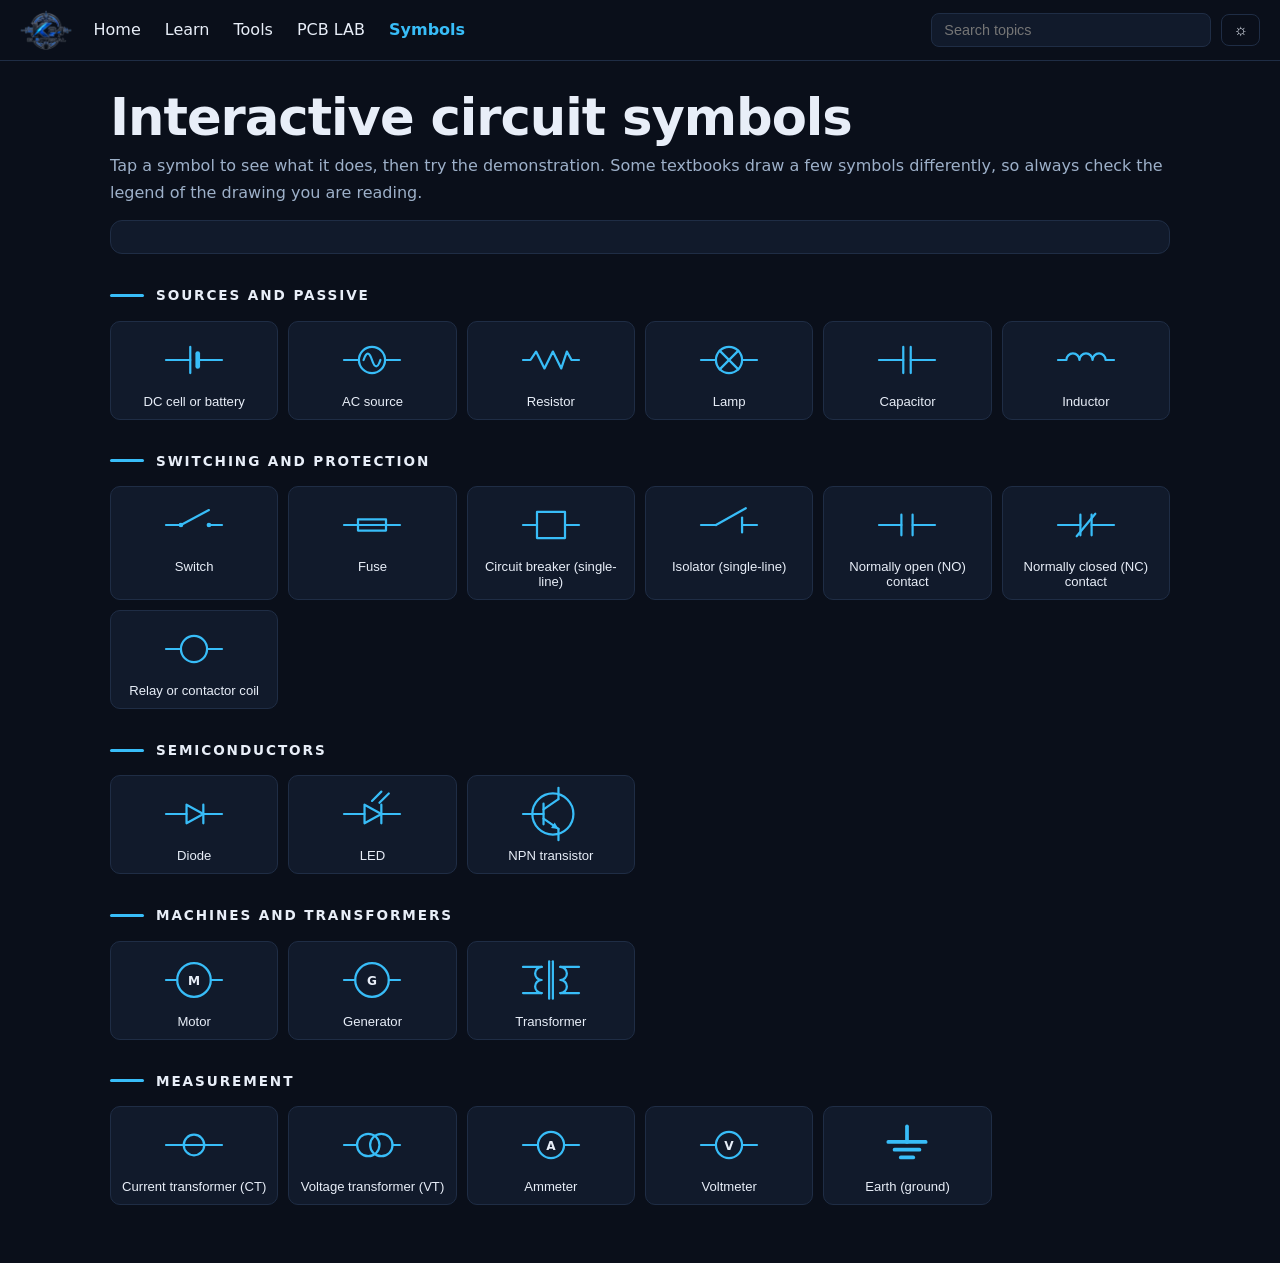
<file: symbols.html>
<!DOCTYPE html>
<html lang="en"><head><meta charset="UTF-8"><meta name="viewport" content="width=device-width, initial-scale=1">
<title>Interactive Circuit Symbols | K_24 Electrical</title><meta name="description" content="Tap a circuit symbol to see what it means and watch an interactive animated demonstration."><link rel="icon" href="images/logo.png"><link rel="stylesheet" href="css/style.css"></head>
<body><div id="nav"></div>
<main class="wrap page"><h1>Interactive circuit symbols</h1>
<p class="m" style="margin:8px 0 14px">Tap a symbol to see what it does, then try the demonstration. Some textbooks draw a few symbols differently, so always check the legend of the drawing you are reading.</p>
<section class="card sy" id="sp" hidden aria-live="polite"></section>
<div id="sg"></div></main>
<script src="js/app.js"></script><script src="js/symbols.js"></script></body></html>
</file>
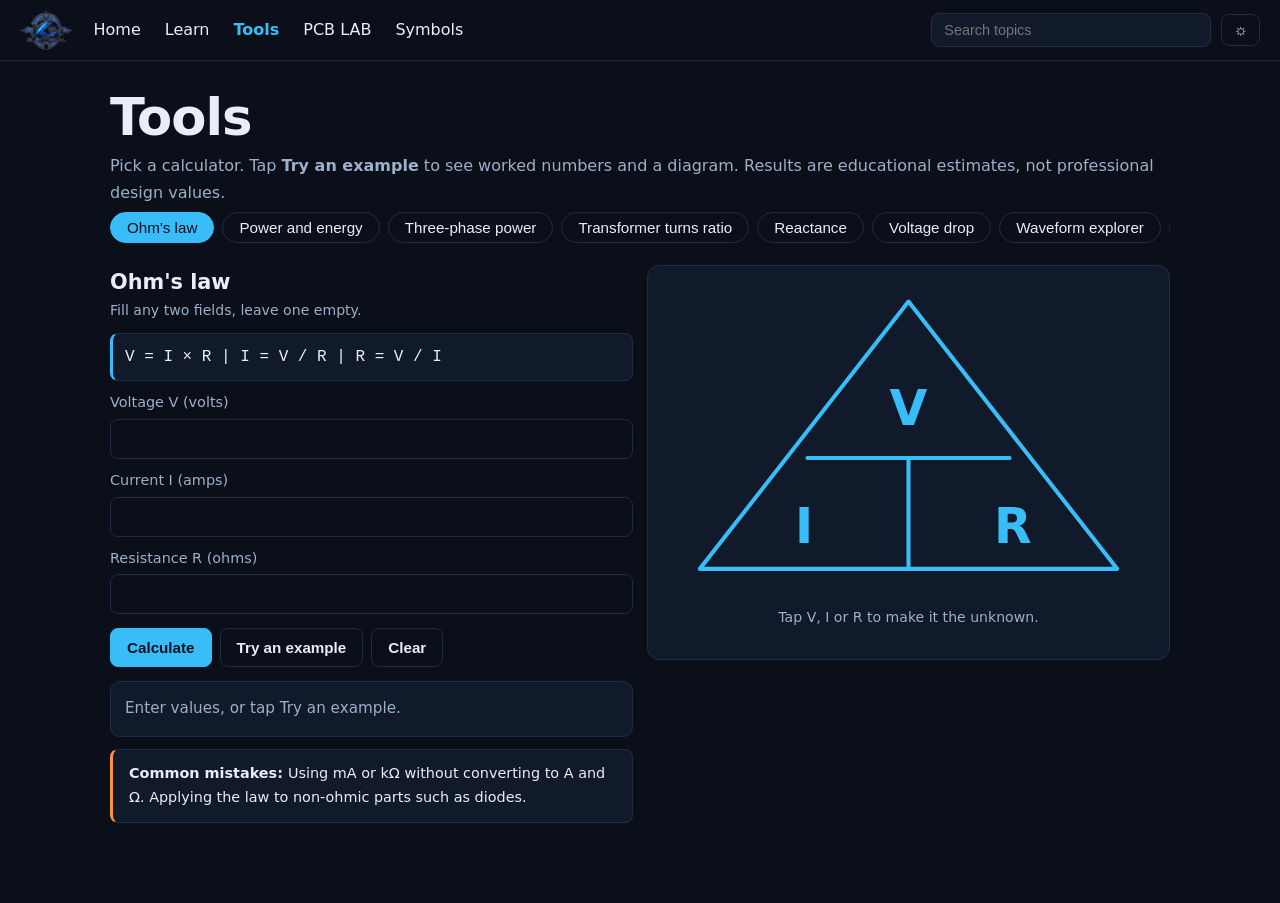
<file: tools.html>
<!DOCTYPE html>
<html lang="en"><head><meta charset="UTF-8"><meta name="viewport" content="width=device-width, initial-scale=1">
<title>Tools | K_24 Electrical</title><link rel="icon" href="images/logo.png"><link rel="stylesheet" href="css/style.css"></head>
<body><div id="nav"></div>
<main class="wrap page"><h1>Tools</h1>
<p class="m" style="margin:8px 0 6px">Pick a calculator. Tap <b>Try an example</b> to see worked numbers and a diagram. Results are educational estimates, not professional design values.</p>
<div class="tabs" id="tabs" role="tablist"></div>
<div id="tp"></div></main>
<script src="js/app.js"></script><script src="js/tools.js"></script></body></html>
</file>
<file: css/style.css>
*{box-sizing:border-box;margin:0}
:root{--bg:#0a0f1a;--panel:#111a2b;--line:#1f2d45;--text:#e8eef8;--muted:#9db0c9;--acc:#38bdf8;--ok:#34d399;--bad:#f87171;--warm:#fb923c}
[data-theme=light]{--bg:#f6f8fc;--panel:#fff;--line:#d6dfec;--text:#0f1b2d;--muted:#51627c;--acc:#0369a1;--ok:#047857;--bad:#b91c1c;--warm:#c2410c}
body{font:16px/1.65 system-ui,-apple-system,Segoe UI,Roboto,sans-serif;background:var(--bg);color:var(--text)}
a{color:var(--acc)}
:focus-visible{outline:2px solid var(--acc);outline-offset:2px}
.wrap{max-width:1100px;margin:0 auto;padding:0 20px}
#nav{position:sticky;top:0;z-index:50;background:var(--bg);border-bottom:1px solid var(--line)}
.bar{display:flex;align-items:center;gap:10px;height:60px;position:relative}
.bar>a img{height:40px;display:block}
.links{display:none;position:absolute;top:60px;left:-20px;right:-20px;background:var(--panel);flex-direction:column;border-bottom:1px solid var(--line)}
.links.open{display:flex}
.links a{padding:14px 20px;color:var(--text);text-decoration:none}
.links a[aria-current]{color:var(--acc);font-weight:600}
.sbox{position:relative;flex:1;min-width:0;margin-left:auto;max-width:280px}
.sbox input{width:100%;background:var(--panel);border:1px solid var(--line);color:var(--text);border-radius:8px;padding:8px 12px;font-size:.9rem}
#res{position:absolute;top:44px;left:0;right:0;min-width:220px;background:var(--panel);border:1px solid var(--line);border-radius:8px;max-height:60vh;overflow:auto;display:none}
#res div{padding:10px 12px;border-bottom:1px solid var(--line);font-size:.9rem}
.ib{background:none;border:1px solid var(--line);color:var(--text);border-radius:8px;padding:6px 11px;font-size:1rem;cursor:pointer}
h1{font-size:clamp(2rem,6vw,3.2rem);line-height:1.1;letter-spacing:-.02em}
h2{font-size:1.2rem}
.m{color:var(--muted)}
.band{background-image:linear-gradient(rgba(56,189,248,.07) 1px,transparent 1px),linear-gradient(90deg,rgba(56,189,248,.07) 1px,transparent 1px);background-size:44px 44px}
.hero{padding:40px 0 30px;display:grid;gap:26px}
.hero img{width:100%;height:auto;border-radius:12px;border:1px solid var(--line);display:block}
.eb{color:var(--acc);letter-spacing:.16em;font-size:.78rem;font-weight:600;margin-bottom:8px}
h1 span{color:var(--acc)}
.btns{display:flex;gap:12px;flex-wrap:wrap;margin:22px 0}
.btn{display:inline-block;padding:12px 22px;border-radius:8px;background:var(--acc);color:#04101f;font-weight:700;text-decoration:none;border:1px solid var(--acc);cursor:pointer;font-size:1rem}
.btn.g{background:none;color:var(--text);border-color:var(--line)}
.sec{padding:28px 0}
.sec>h2{margin-bottom:14px}
.grid{display:grid;gap:14px;grid-template-columns:repeat(auto-fill,minmax(210px,1fr))}
.card{background:var(--panel);border:1px solid var(--line);border-radius:12px;padding:16px;color:var(--text);text-decoration:none;display:block;transition:border-color .2s,transform .2s}
a.card:hover{border-color:var(--acc);transform:translateY(-2px)}
.card b{color:var(--acc);font-size:.8rem}
.card h3{margin:4px 0;font-size:1.02rem}
.card p{color:var(--muted);font-size:.88rem}
.road{display:flex;flex-wrap:wrap;gap:8px}
.road span{border:1px solid var(--line);border-radius:999px;padding:6px 14px;font-size:.88rem;background:var(--panel)}
.tag{border:1px solid var(--line);border-radius:999px;padding:2px 10px;font-size:.78rem;color:var(--acc)}
.chips{display:flex;gap:8px;flex-wrap:wrap;margin:14px 0}
.chip{background:none;border:1px solid var(--line);color:var(--text);border-radius:999px;padding:6px 16px;cursor:pointer;font-size:.95rem}
.chip.on{background:var(--acc);color:#04101f;border-color:var(--acc)}
#list .card{margin-bottom:14px}
#list ul{margin:10px 0 0;padding-left:20px}
.plan{color:var(--muted)}
.page{padding:28px 20px 50px}
.lesson{max-width:760px;margin:0 auto}
.lesson h1{font-size:clamp(1.7rem,6vw,2.4rem);margin:10px 0}
.lesson h2{margin:28px 0 8px;color:var(--acc)}
.lesson li{margin:3px 0}
.crumbs{font-size:.85rem;color:var(--muted)}
.tags{display:flex;gap:8px;flex-wrap:wrap;margin:8px 0}
.box{background:var(--panel);border:1px solid var(--line);border-left:3px solid var(--acc);border-radius:8px;padding:12px 16px;margin:10px 0}
.box.warn{border-left-color:var(--warm)}
.formula{font-family:ui-monospace,Consolas,monospace;font-size:1.1rem}
.note{color:var(--muted);font-size:.88rem}
.q{margin:18px 0}
.opt{display:block;width:100%;text-align:left;margin:6px 0;padding:12px 14px;background:var(--panel);color:var(--text);border:1px solid var(--line);border-radius:8px;font-size:1rem;cursor:pointer}
.opt.right{border-color:var(--ok)}
.opt.wrong{border-color:var(--bad)}
.pager{display:flex;justify-content:space-between;gap:12px;margin-top:28px}
.fld{display:block;margin:10px 0;font-size:.9rem;color:var(--muted)}
.fld input{display:block;width:100%;margin-top:4px;padding:10px;background:var(--bg);border:1px solid var(--line);color:var(--text);border-radius:8px;font-size:1rem}
.out{margin-top:12px;font-weight:600;color:var(--ok);min-height:1.4em;white-space:pre-line}
.out.err{color:var(--bad)}
.tools .card{margin-bottom:16px}
canvas{width:100%;height:auto;display:block;background:var(--bg);border:1px solid var(--line);border-radius:8px}
footer{border-top:1px solid var(--line);color:var(--muted);font-size:.85rem;padding:24px 0;margin-top:30px}
@media(min-width:800px){
.links{display:flex;position:static;flex-direction:row;background:none;border:0}
.links a{padding:8px 12px}
#mb{display:none}
.hero{grid-template-columns:1fr 1.25fr;align-items:center;padding:60px 0}
.tools{display:grid;grid-template-columns:1fr 1fr;gap:16px}
.tools .card{margin:0}
}
@media(prefers-reduced-motion:reduce){*{transition:none!important;animation:none!important}}

/* ===== REDESIGN (concept layout) ===== */
.wide{max-width:1400px;margin:0 auto;padding:0 20px}
.hx{position:relative;overflow:hidden;border-bottom:1px solid var(--line);background:var(--bg)}
.hx .txt{position:relative;z-index:2;max-width:1400px;margin:0 auto;padding:34px 20px 8px}
.hx .art{position:relative;width:100%;aspect-ratio:3/2;max-height:380px}
.hx .art img{width:100%;height:100%;object-fit:cover;display:block}
.hx .art::after{content:"";position:absolute;inset:0;background:linear-gradient(0deg,var(--bg),transparent 35%),linear-gradient(180deg,var(--bg),transparent 25%)}
.lead{color:var(--muted);max-width:480px;margin-top:12px}
.trust2{display:grid;grid-template-columns:repeat(3,1fr);gap:10px;margin-top:20px;font-size:.76rem;color:var(--muted)}
.trust2 b{display:block;color:var(--text);font-size:.82rem}
.chips3{display:none}
.sech{display:flex;align-items:center;gap:12px;letter-spacing:.14em;font-size:.85rem;font-weight:700;margin:30px 0 14px}
.sech::before{content:"";width:34px;height:3px;background:var(--acc);border-radius:3px}
.pg{display:grid;gap:12px;grid-template-columns:repeat(2,1fr)}
.pc{position:relative;display:block;overflow:hidden;border:1px solid var(--line);border-radius:12px;background:var(--panel);color:var(--text);text-decoration:none;transition:transform .25s,border-color .25s}
.pc:hover{transform:translateY(-3px);border-color:var(--acc)}
.pc img{width:100%;aspect-ratio:1/1;object-fit:cover;display:block}
.pc .n{position:absolute;top:8px;left:10px;font-weight:700;color:#38bdf8;text-shadow:0 1px 6px #000}
.pc .tx{padding:10px 12px 12px}
.pc h3{font-size:.95rem;line-height:1.25}
.pc p{color:var(--muted);font-size:.78rem}
.pn{display:grid;gap:14px;margin-top:22px}
.box2{background:var(--panel);border:1px solid var(--line);border-radius:12px;padding:16px}
.box2 h2{font-size:.88rem;letter-spacing:.1em;display:flex;gap:8px;align-items:center}
.box2 h2::before{content:"";width:8px;height:8px;background:var(--acc);border-radius:2px}
.box2 .m{font-size:.8rem;margin:2px 0 12px}
.jr{display:grid;grid-template-columns:repeat(3,1fr);gap:14px 8px}
.js{text-align:center;font-size:.74rem;color:var(--muted);line-height:1.35}
.js b{display:block;color:var(--text);font-size:.8rem;margin-top:6px}
.js i{display:flex;margin:0 auto;width:46px;height:46px;border:2px solid var(--acc);border-radius:50%;align-items:center;justify-content:center;font-style:normal;font-weight:700;color:var(--acc)}
.tl{display:grid;grid-template-columns:repeat(3,1fr);gap:10px}
.tl a{display:block;text-align:center;border:1px solid var(--line);border-radius:10px;padding:12px 4px;text-decoration:none;color:var(--text);font-size:.78rem;background:var(--bg)}
.tl a:hover{border-color:var(--acc)}
.tl a span{display:block;font-size:1.25rem;color:var(--acc);font-weight:700}
.pr{display:grid;gap:12px}
.pr img{width:100%;border-radius:8px;display:block;aspect-ratio:3/2;object-fit:cover}
.pr ul{list-style:none;padding:0}
.pr li{display:flex;justify-content:space-between;gap:8px;border-bottom:1px solid var(--line);padding:6px 0;font-size:.85rem}
.pr li b{color:var(--acc);font-family:ui-monospace,Consolas,monospace}
.pr li span{color:var(--muted);text-align:right}
.ps{position:relative;border:1px solid var(--line);border-radius:12px;overflow:hidden;margin:22px 0;min-height:280px;display:flex;flex-direction:column;justify-content:space-between}
.ps>img{position:absolute;inset:0;width:100%;height:100%;object-fit:cover}
.ps::after{content:"";position:absolute;inset:0;background:linear-gradient(180deg,rgba(10,15,26,.8),rgba(10,15,26,.3) 50%,rgba(10,15,26,.88))}
.ps .hd,.ps .flow{position:relative;z-index:2}
.ps .hd{padding:16px}
.ps .hd h2{font-size:.88rem;letter-spacing:.1em;color:#e8eef8}
.ps .hd p{color:#c4d2e6;font-size:.8rem}
.flow{display:grid;grid-template-columns:repeat(auto-fit,minmax(120px,1fr));gap:8px;padding:12px 16px 16px}
.flow div{font-size:.76rem;color:#c4d2e6}
.flow b{display:block;color:#fff;font-size:.85rem}
@media(min-width:700px){
.pg{grid-template-columns:repeat(4,1fr)}
.pn{grid-template-columns:1fr 1fr}.pn .jbox{grid-column:1/-1}
.jr{grid-template-columns:repeat(6,1fr)}
.pr{grid-template-columns:1fr 1fr;align-items:center}
.hx .art{max-height:440px}
}
@media(min-width:900px){
.hx{min-height:500px;display:flex;align-items:center}
.hx .txt{padding:60px 20px;width:100%}
.hx .txt>div{max-width:520px}
.hx .art{position:absolute;top:0;right:0;bottom:0;left:36%;max-height:none;aspect-ratio:auto}
.hx .art::after{background:linear-gradient(90deg,var(--bg) 0,transparent 45%)}
}
@media(min-width:1100px){
.pn{grid-template-columns:1.2fr 1fr 1.4fr}.pn .jbox{grid-column:auto}
.jr{grid-template-columns:repeat(3,1fr)}
.pr{grid-template-columns:1fr}
.chips3{display:flex;flex-direction:column;gap:10px;position:absolute;right:28px;top:50%;transform:translateY(-50%);z-index:3;width:210px}
.chips3 a{display:block;background:rgba(17,26,43,.78);border:1px solid var(--line);border-radius:10px;padding:10px 14px;color:#e8eef8;text-decoration:none;font-weight:600;font-size:.9rem}
.chips3 a small{display:block;color:#9db0c9;font-weight:400;font-size:.76rem}
.chips3 a:hover{border-color:#38bdf8}
}
@media(min-width:1250px){.pg{grid-template-columns:repeat(8,1fr)}}
.pn{grid-template-columns:minmax(0,1fr)}.box2{min-width:0}.tl a{min-width:0;overflow-wrap:anywhere}
@media(min-width:700px){.pn{grid-template-columns:minmax(0,1fr) minmax(0,1fr)}}
@media(min-width:1100px){.pn{grid-template-columns:minmax(0,1.2fr) minmax(0,1fr) minmax(0,1.4fr)}}
.pc img,.pr img{height:auto}
#nav .wrap{max-width:1400px}

/* ===== FIXES + TOOLS UPGRADE ===== */
.hx .art::after{background:linear-gradient(0deg,var(--bg),transparent 35%),linear-gradient(180deg,var(--bg),transparent 25%)}
@media(min-width:900px){.hx .art{left:30%}.hx .art::after{background:linear-gradient(90deg,var(--bg) 0,transparent 28%)}}
.box2{display:flex;flex-direction:column}
.tl{flex:1;grid-auto-rows:1fr}
.tl a{display:flex;flex-direction:column;justify-content:center;min-height:74px}
.jr{flex:1;align-content:space-evenly}
.flow{grid-template-columns:repeat(2,1fr)}
.flow div{text-shadow:0 1px 4px #000}
@media(min-width:700px){.flow{grid-template-columns:repeat(5,1fr)}}
.tabs{display:flex;gap:8px;overflow-x:auto;padding-bottom:8px;margin:6px 0 14px}
.tabs .chip{white-space:nowrap;flex:0 0 auto}
.tp{display:grid;gap:14px;margin-bottom:20px}
.tp[hidden]{display:none}
.tl2 h2{font-size:1.3rem}
.fx{font-family:ui-monospace,Consolas,monospace;background:var(--panel);border:1px solid var(--line);border-left:3px solid var(--acc);border-radius:8px;padding:10px 12px;margin:10px 0}
.acts{display:flex;gap:8px;flex-wrap:wrap;margin-top:14px}
.btn.s{padding:10px 16px;font-size:.95rem}
.res{margin-top:14px;padding:14px;border-radius:10px;background:var(--panel);border:1px solid var(--line);font-size:1.25rem;font-weight:700;color:var(--ok);min-height:56px;white-space:pre-line}
.res.err{color:var(--bad);font-size:1rem}
.res.idle{color:var(--muted);font-size:.95rem;font-weight:400}
.steps{margin:10px 0 0;padding-left:22px;color:var(--muted);font-size:.92rem}
.steps:empty{display:none}
.vz svg{width:100%;height:auto;display:block}
.vz .note{padding:14px 0;text-align:center}
.vz text{fill:var(--text);font:600 13px system-ui,sans-serif}
.vz .mu{fill:var(--muted);font-weight:400;font-size:11px}
.vz .ln{fill:none;stroke:var(--acc);stroke-width:2.5;stroke-linecap:round;stroke-linejoin:round}
.vz .bg{fill:var(--panel)}
.vz .fl{fill:var(--acc)}
.vz .fl2{fill:var(--warm)}
.vz .tk{fill:var(--line)}
.vz .dot{fill:var(--warm)}
.vz .tri text{cursor:pointer;font-size:30px;fill:var(--acc)}
.vz .tri text.on{fill:var(--warm)}
.tp .box{margin-top:12px;font-size:.9rem}
.tp input[type=range]{width:100%}
@media(min-width:800px){.tp{grid-template-columns:1fr 1fr;align-items:start}}

/* ===== COURSE CARDS, STATUS, LESSON EXTRAS ===== */
.hx h1{font-size:clamp(1.8rem,5vw,2.8rem)}
.cg{display:grid;gap:14px;grid-template-columns:1fr}
.cc{display:flex;flex-direction:column;background:var(--panel);border:1px solid var(--line);border-radius:12px;overflow:hidden;color:var(--text);text-decoration:none;transition:transform .25s,border-color .25s}
.cc:hover{transform:translateY(-3px);border-color:var(--acc)}
.cc img{width:100%;height:auto;aspect-ratio:16/9;object-fit:cover;display:block}
.cc .bd{padding:14px;display:flex;flex-direction:column;gap:6px;flex:1}
.cc .row{display:flex;justify-content:space-between;align-items:center;gap:8px}
.cc .row b{color:var(--acc);font-size:.8rem}
.cc h3{font-size:1.05rem;line-height:1.25}
.cc p,.cc li{color:var(--muted);font-size:.85rem}
.cc ul{padding-left:18px}
.cc .ft{margin-top:auto;padding-top:8px;font-size:.8rem}
.st{font-size:.68rem;font-weight:700;letter-spacing:.08em;padding:2px 8px;border-radius:999px;border:1px solid;white-space:nowrap;vertical-align:middle}
.st.av{color:var(--ok);border-color:var(--ok)}
.st.dev{color:var(--warm);border-color:var(--warm)}
.st.soon{color:var(--muted);border-color:var(--muted)}
.aud{display:flex;flex-wrap:wrap;gap:8px}
.aud span{border:1px solid var(--line);background:var(--panel);border-radius:999px;padding:6px 14px;font-size:.85rem}
.mod{font-size:.95rem;color:var(--acc);margin:14px 0 4px}
#list .card ul{margin-top:4px}
.lesson details{background:var(--panel);border:1px solid var(--line);border-radius:8px;padding:10px 14px;margin:8px 0}
.lesson summary{cursor:pointer;font-weight:600}
@media(min-width:700px){.cg{grid-template-columns:repeat(2,1fr)}}
@media(min-width:1100px){.cg{grid-template-columns:repeat(4,1fr)}}

/* ===== LESSON DIAGRAMS ===== */
.dg{background:var(--panel);border:1px solid var(--line);border-radius:10px;padding:10px;margin:10px 0 4px}
.dg svg{width:100%;height:auto;display:block;max-height:420px}
.dg text,.vz text{fill:var(--text);font:600 13px system-ui,sans-serif}
.dg .mu,.vz .mu{fill:var(--muted);font-weight:400;font-size:11px}
.dg .ln,.vz .ln{fill:none;stroke:var(--acc);stroke-width:2.5;stroke-linecap:round;stroke-linejoin:round}
.dg .ln2,.vz .ln2{fill:none;stroke:var(--warm);stroke-width:2.5}
.dg .ln3,.vz .ln3{fill:none;stroke:var(--ok);stroke-width:2.5}
.dg .fl,.vz .fl{fill:var(--acc)}
.dg .fl2,.vz .fl2{fill:var(--warm)}
.dg .ln[style*="fill"]{fill:var(--panel)}

/* ===== COMPONENTS REFERENCE ===== */
.cbar{display:grid;gap:8px;grid-template-columns:1fr;margin-bottom:6px}
.cbar input,.cbar select{width:100%;padding:10px 12px;background:var(--panel);color:var(--text);border:1px solid var(--line);border-radius:8px;font-size:1rem}
.cgrid{display:grid;gap:10px}
.cmp{background:var(--panel);border:1px solid var(--line);border-radius:10px}
.cmp summary{display:flex;gap:12px;align-items:center;padding:10px 12px;cursor:pointer;list-style:none}
.cmp summary::-webkit-details-marker{display:none}
.csym svg{width:84px;height:48px;display:block}
.csym text,.pki text{font-family:system-ui,sans-serif}
.csym .ln{fill:none;stroke:var(--acc);stroke-width:2.2;stroke-linecap:round;stroke-linejoin:round}
.csym .fl{fill:var(--acc)}
.csym .t{fill:var(--text);font-weight:700}
.ctx{display:flex;flex-wrap:wrap;gap:6px;align-items:center}
.ctx b{flex-basis:100%}
.cbody{padding:4px 14px 14px;border-top:1px solid var(--line)}
.cbody h3{font-size:.95rem;color:var(--acc);margin:14px 0 4px}
.cbody li{margin:3px 0;font-size:.92rem}
.cpk{display:grid;gap:10px;grid-template-columns:repeat(auto-fill,minmax(200px,1fr));margin-top:12px}
.pkc{background:var(--bg);border:1px solid var(--line);border-radius:8px;padding:8px;display:flex;flex-direction:column;gap:4px;font-size:.85rem}
.pki svg{width:100%;height:auto;display:block;max-height:110px}
@media(min-width:800px){.cbar{grid-template-columns:2fr 1fr}.cgrid{grid-template-columns:1fr 1fr}}

/* ===== INTERACTIVE SYMBOLS ===== */
.sgrid{display:grid;gap:10px;grid-template-columns:repeat(2,1fr);margin-bottom:8px}
.sbtn{display:flex;flex-direction:column;align-items:center;gap:6px;background:var(--panel);color:var(--text);border:1px solid var(--line);border-radius:10px;padding:10px 6px;cursor:pointer;font-size:.82rem;text-align:center}
.sbtn:hover,.sbtn:focus-visible{border-color:var(--acc)}
.sbtn svg{width:96px;height:56px}
.sy .ln,.sbtn .ln,.shead .ln{fill:none;stroke:var(--acc);stroke-width:2.4;stroke-linecap:round;stroke-linejoin:round}
.sy .ln2,.sbtn .ln2{fill:none;stroke:var(--warm);stroke-width:2.4}
.sy .ln3{fill:none;stroke:var(--ok);stroke-width:2.4}
.sy .fl,.sbtn .fl,.shead .fl{fill:var(--acc)}
.sy .fl2{fill:var(--warm)}
.sy text,.sbtn text,.shead text{fill:var(--text);font:600 13px system-ui,sans-serif}
.sy .mu{fill:var(--muted);font-weight:400;font-size:11px}
.sy .t,.sbtn .t,.shead .t{fill:var(--text);font-weight:700}
.shead{display:flex;gap:14px;align-items:center;margin-bottom:6px}
.shead svg{width:110px;height:64px;flex:0 0 auto}
.demo{margin-top:6px}
.dv{width:100%;height:auto;display:block;background:var(--bg);border:1px solid var(--line);border-radius:8px;margin-bottom:8px;max-height:300px}
#sp{margin-bottom:16px;scroll-margin-top:70px}
@media(min-width:700px){.sgrid{grid-template-columns:repeat(4,1fr)}}
@media(min-width:1000px){.sgrid{grid-template-columns:repeat(6,1fr)}}

/* ===== MOTION IN LESSON DIAGRAMS ===== */
.dg .mv{fill:var(--warm)}
.dg .mv3{fill:var(--warm)}
.dg .mv4{fill:var(--ok)}
@media(prefers-reduced-motion:reduce){.dg g.mv,.dg circle.mv,.dg circle.mv3,.dg circle.mv4{display:none}}
</file>
<file: css/pcb.css>
.pl{max-width:1100px;margin:0 auto;padding:0 20px 50px}
.pl-hero{position:relative;overflow:hidden;border:1px solid var(--line);border-radius:14px;margin:20px 0;background:var(--panel)}
.pl-art{position:absolute;inset:0;width:100%;height:100%}
.pl-art .tr{fill:none;stroke:var(--acc);stroke-width:2;opacity:.35}
.pl-art .pd{fill:var(--panel);stroke:var(--acc);stroke-width:2;opacity:.6}
.pl-art .dt{fill:var(--warm)}
.pl-in{position:relative;padding:34px 20px 28px}
.pl-in h1{font-size:clamp(2.2rem,8vw,3.4rem);line-height:1;letter-spacing:.02em}
.pl-in h1 span{color:var(--acc)}
.pl-sub{font-weight:600;margin-top:8px}
.pl-tag{color:var(--muted);margin-top:6px;max-width:560px}
.pl-search{position:relative;margin-top:20px;max-width:560px}
.pl-search input{width:100%;padding:13px 14px;background:var(--bg);color:var(--text);border:1px solid var(--line);border-radius:10px;font-size:1rem}
.pl-res{position:absolute;left:0;right:0;top:52px;background:var(--panel);border:1px solid var(--line);border-radius:10px;max-height:60vh;overflow:auto;display:none;z-index:5}
.pl-res div{padding:10px 14px;border-bottom:1px solid var(--line);font-size:.92rem}
.pl-res div:last-child{border-bottom:0}
.pl-res .m,.pl-empty{color:var(--muted)}
.pl-btns{display:flex;gap:10px;flex-wrap:wrap;margin-top:16px}
.pl-prog{display:grid;gap:12px;margin:20px 0}
.pl-bar{height:8px;background:var(--line);border-radius:8px;overflow:hidden;margin-top:6px}
.pl-bar i{display:block;height:100%;background:var(--acc);width:0}
.pl-h{display:flex;align-items:center;gap:12px;letter-spacing:.14em;font-size:.85rem;font-weight:700;margin:30px 0 14px}
.pl-h::before{content:"";width:34px;height:3px;background:var(--acc);border-radius:3px}
.pl-grid{display:grid;gap:14px;grid-template-columns:1fr}
.pl-card{background:var(--panel);border:1px solid var(--line);border-radius:12px;padding:16px;display:flex;flex-direction:column;gap:8px;color:var(--text);text-decoration:none}
a.pl-card:hover{border-color:var(--acc)}
.pl-card h3{font-size:1.05rem}
.pl-card p{color:var(--muted);font-size:.9rem}
.pl-card ul{padding-left:18px;color:var(--muted);font-size:.85rem}
.pl-top{display:flex;justify-content:space-between;align-items:center;gap:8px}
.pl-top b{color:var(--acc);font-size:.8rem}
.pl-st{align-self:flex-start;font-size:.68rem;font-weight:700;letter-spacing:.08em;padding:2px 8px;border-radius:999px;border:1px solid;white-space:nowrap}
.pl-st.live{color:var(--ok);border-color:var(--ok)}
.pl-st.soon{color:var(--muted);border-color:var(--muted)}
.pl-quick{display:grid;gap:10px;grid-template-columns:1fr 1fr}
.pl-quick .pl-card{padding:12px;gap:4px}
.pl-flows{list-style:none;padding:0;display:grid;gap:14px}
.pl-flow{list-style:none;padding:0;display:flex;flex-wrap:wrap;gap:8px 4px;align-items:center;margin-top:6px}
.pl-flow li{background:var(--bg);border:1px solid var(--line);border-radius:8px;padding:8px 10px;font-size:.85rem}
.pl-flow li:not(:last-child)::after{content:"→";color:var(--acc);margin-left:8px;font-weight:700}
.pl-note{border-left:3px solid var(--warm);background:var(--panel);border-radius:8px;padding:12px 14px;font-size:.9rem;margin-top:24px}
.pl-recent{list-style:none;padding:0;display:grid;gap:8px}
.pl-recent li{background:var(--panel);border:1px solid var(--line);border-radius:8px;padding:10px 12px}
@media(min-width:700px){.pl-grid{grid-template-columns:1fr 1fr}.pl-quick{grid-template-columns:repeat(4,1fr)}.pl-in{padding:44px 32px 36px}}
@media(min-width:1000px){.pl-grid{grid-template-columns:repeat(3,1fr)}}
@media(prefers-reduced-motion:reduce){.pl-art .dt{display:none}}
/* ===== COMPONENTS: filters and detail page ===== */
.cf{display:grid;gap:8px;grid-template-columns:1fr;margin-bottom:6px}
.cf input,.cf select{width:100%;padding:10px 12px;background:var(--panel);color:var(--text);border:1px solid var(--line);border-radius:8px;font-size:1rem}
.crumbs{font-size:.85rem;color:var(--muted);margin-bottom:6px}
.lesson-tag{color:var(--ok);border-color:var(--ok)}
.cd-sym{margin:10px 0}
.cd-sym svg{width:150px;height:84px}
.cd-sym .ln,.cmp .ln{fill:none;stroke:var(--acc);stroke-width:2.2;stroke-linecap:round;stroke-linejoin:round}
.cd-sym .fl{fill:var(--acc)}.cd-sym .t{fill:var(--text);font-weight:700}
.cd-sym text{fill:var(--text);font-family:system-ui,sans-serif}
@media(min-width:800px){.cf{grid-template-columns:2fr 1fr 1fr 1fr}}
</file>
